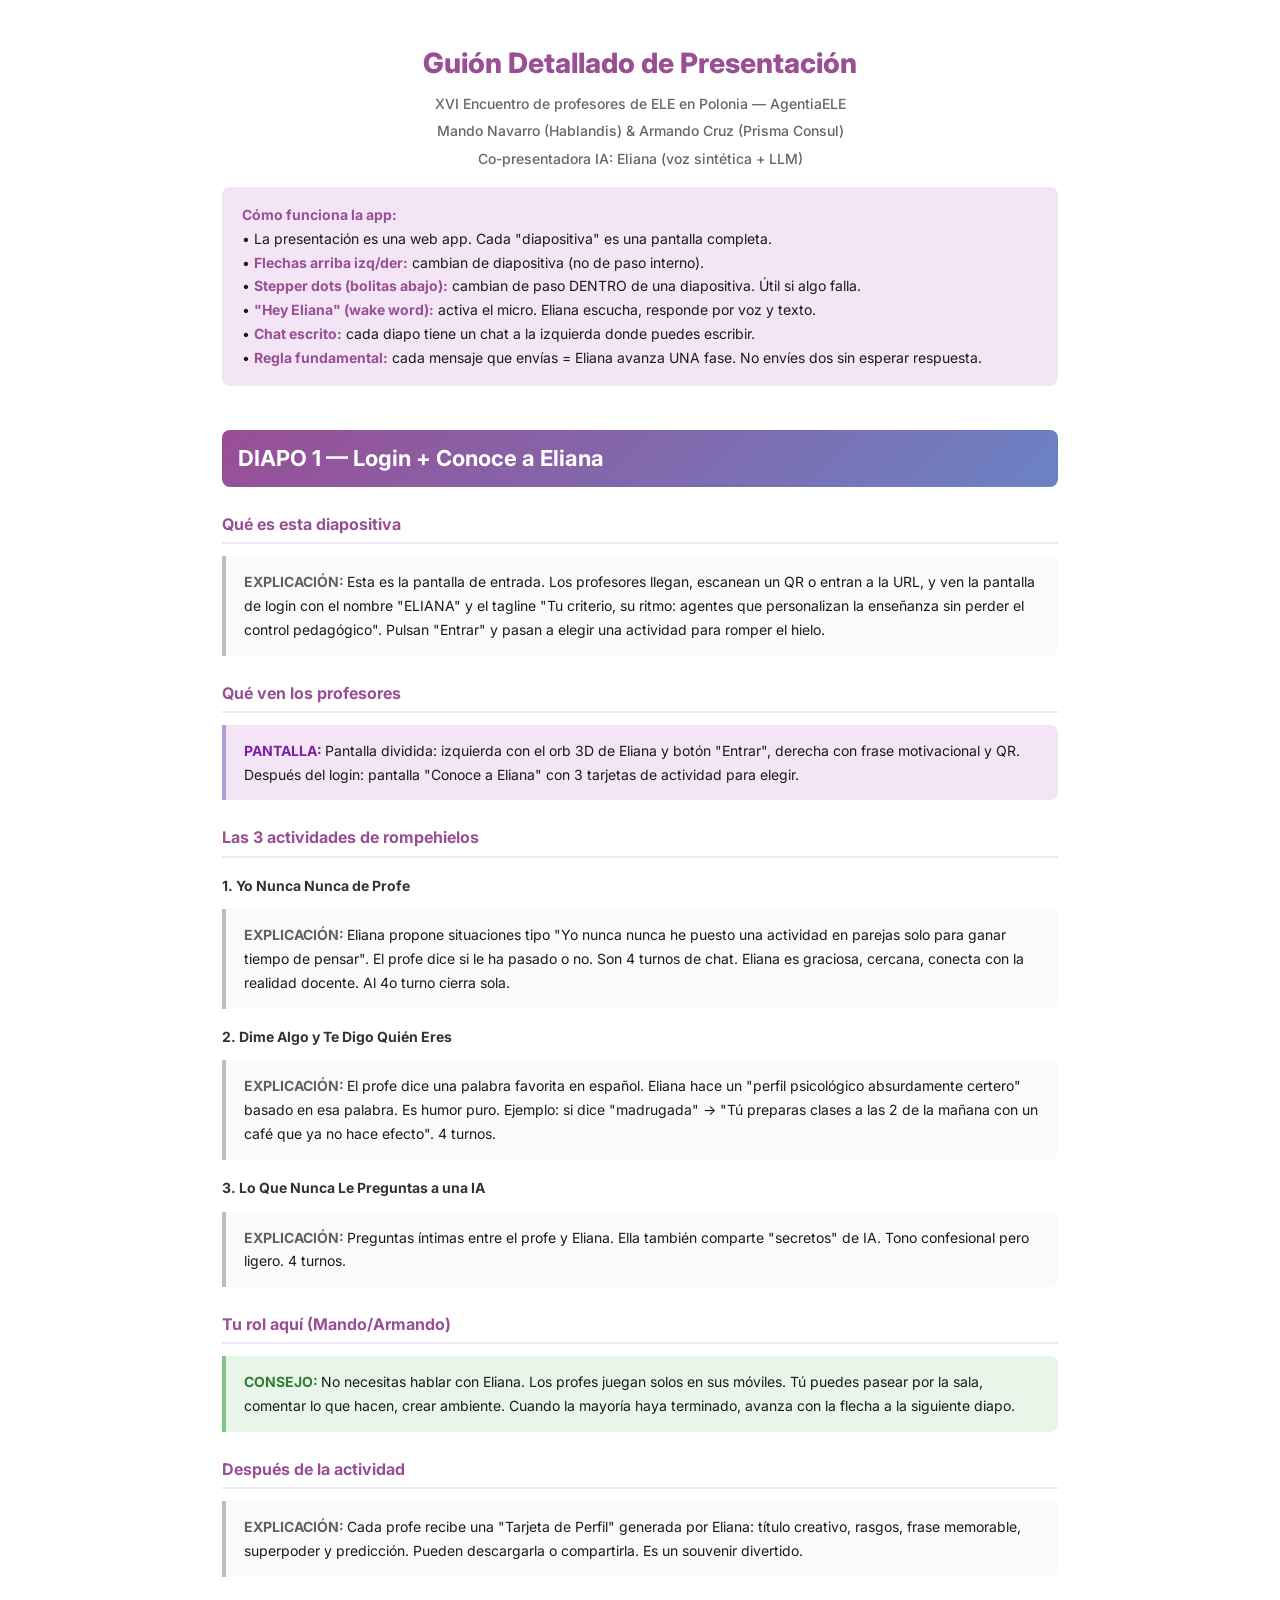
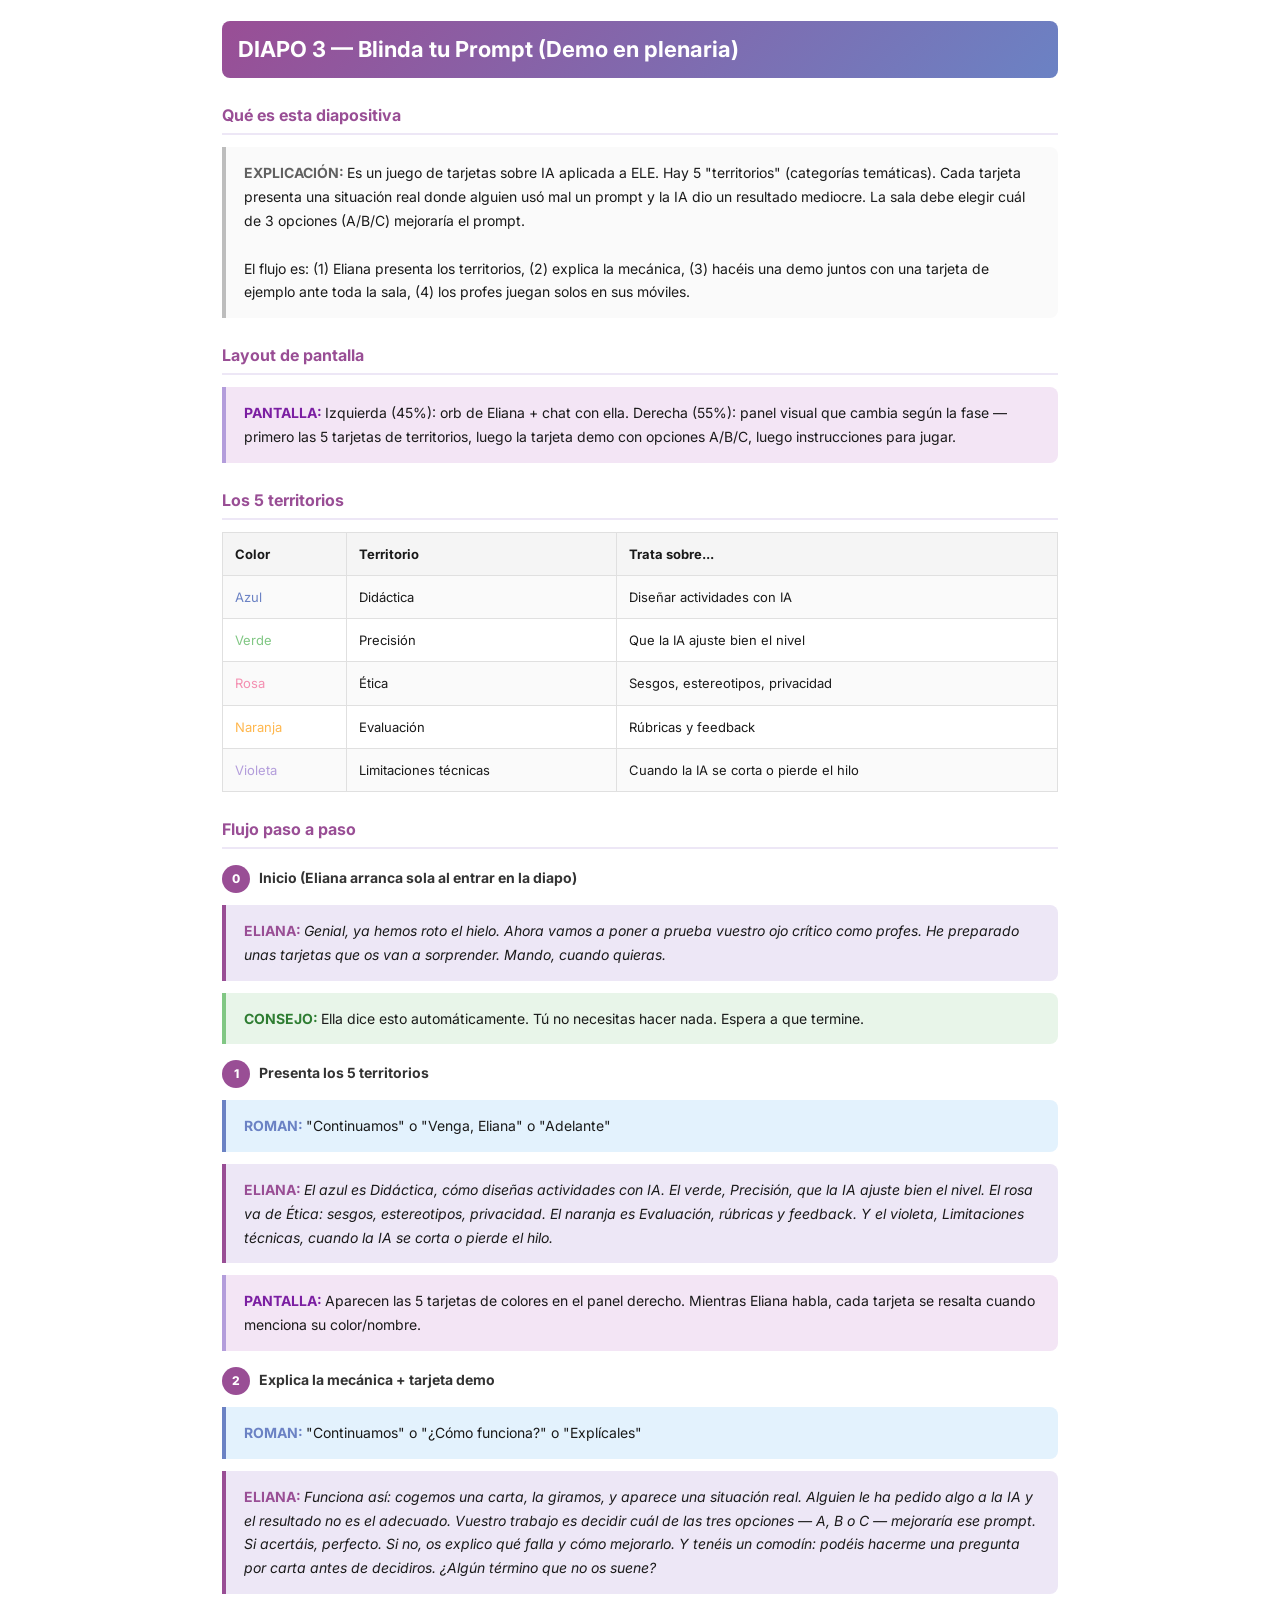
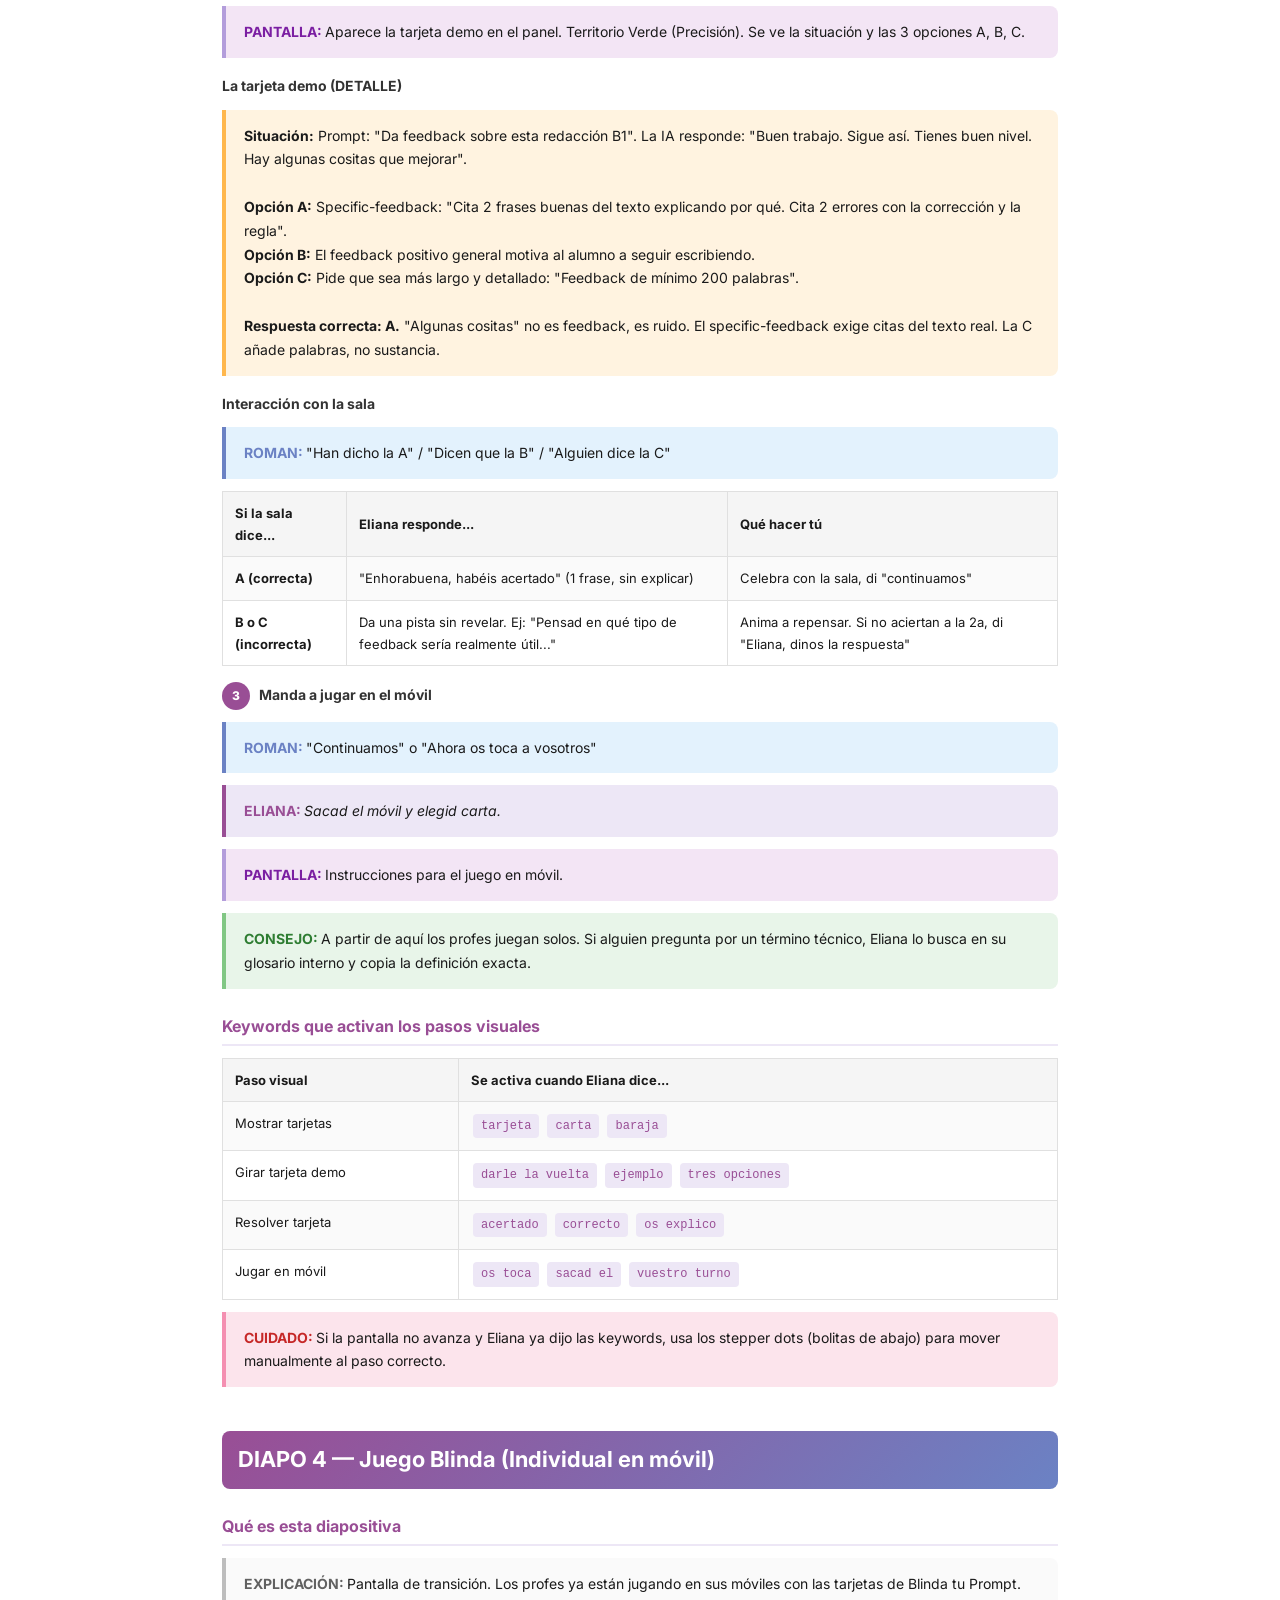
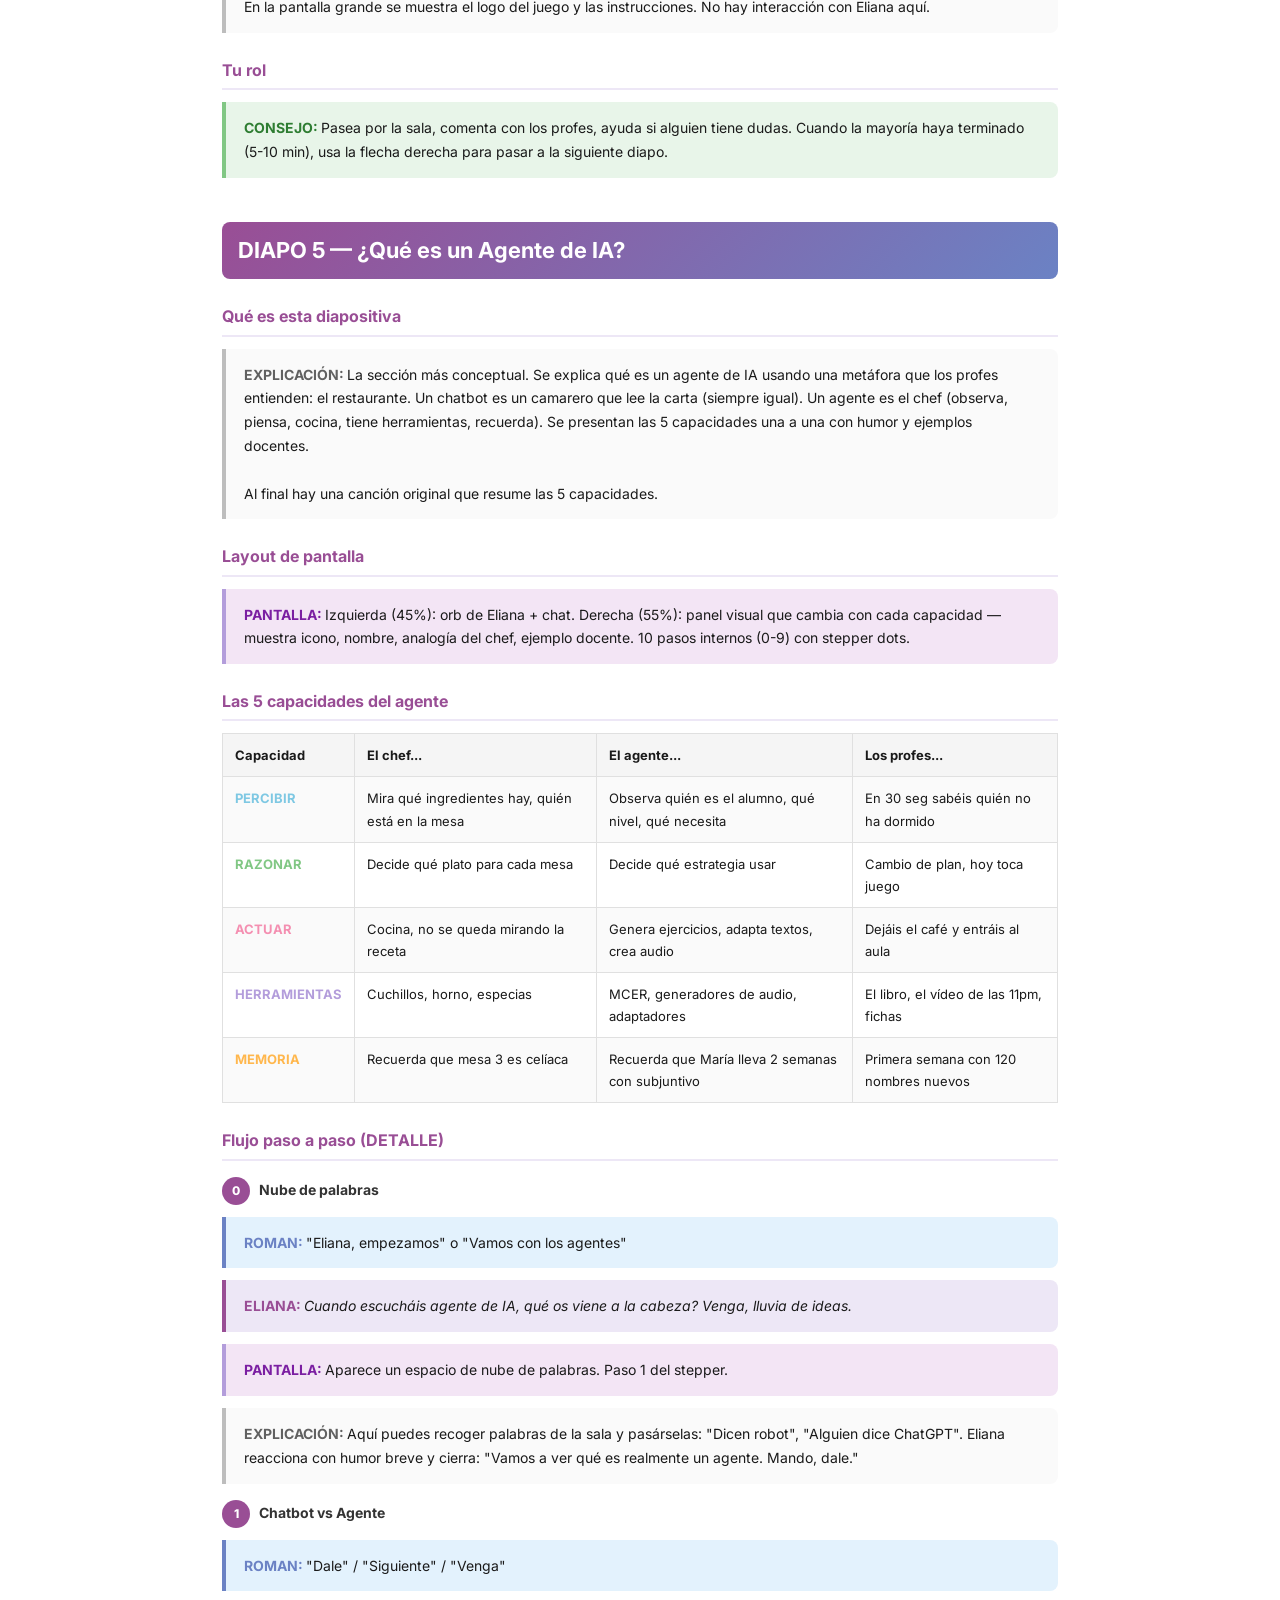
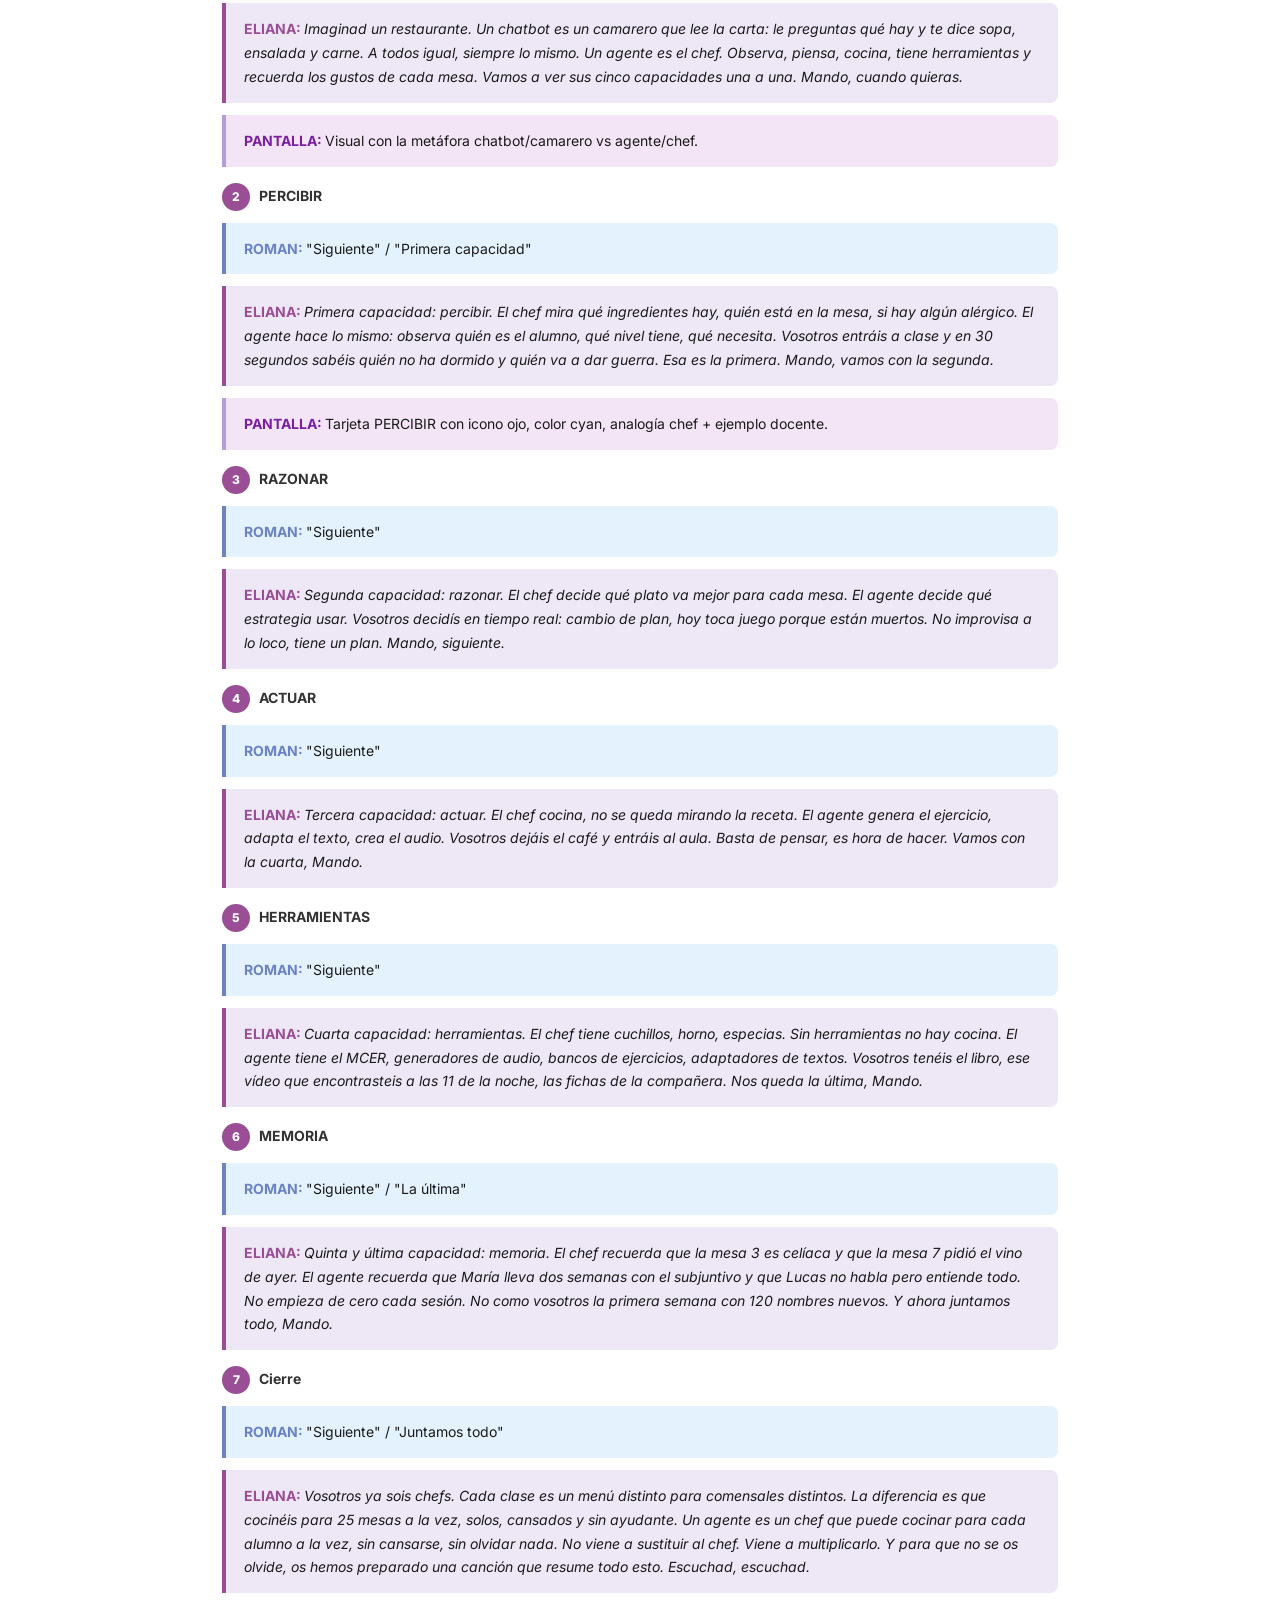
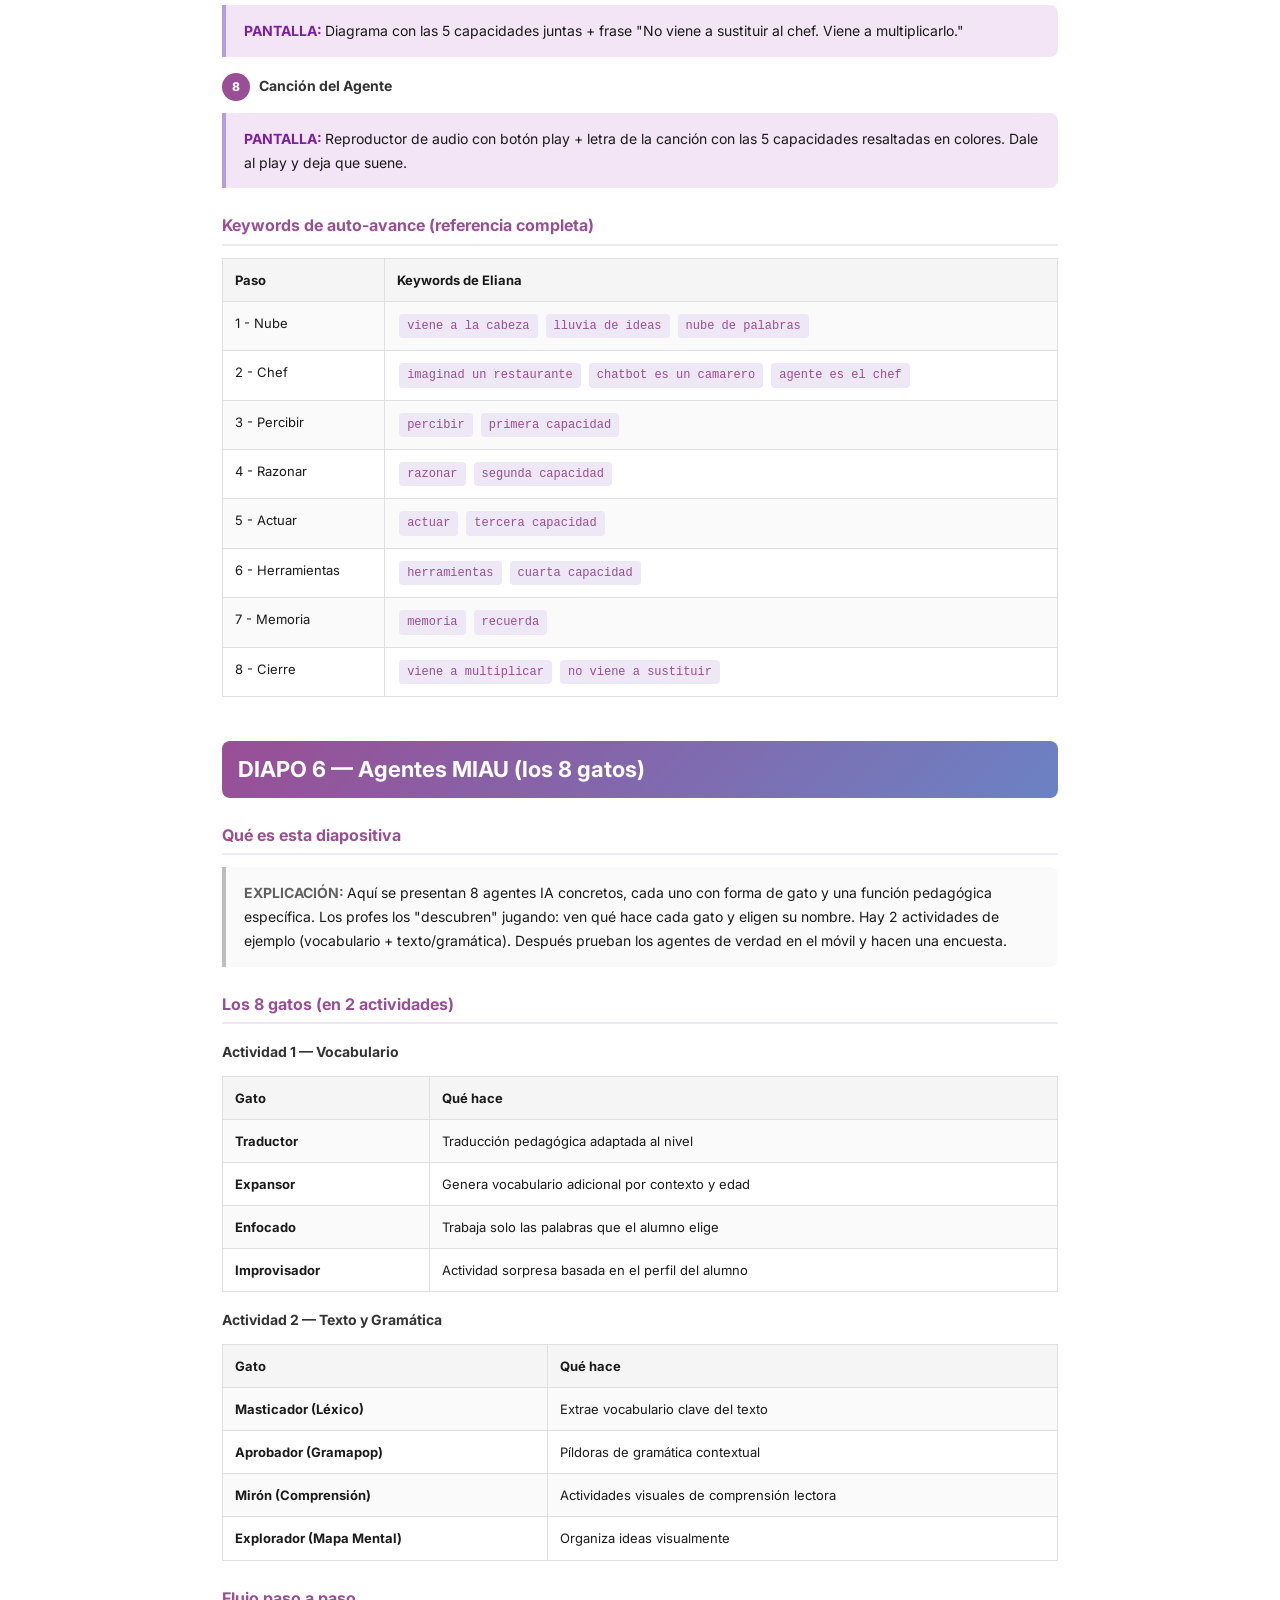
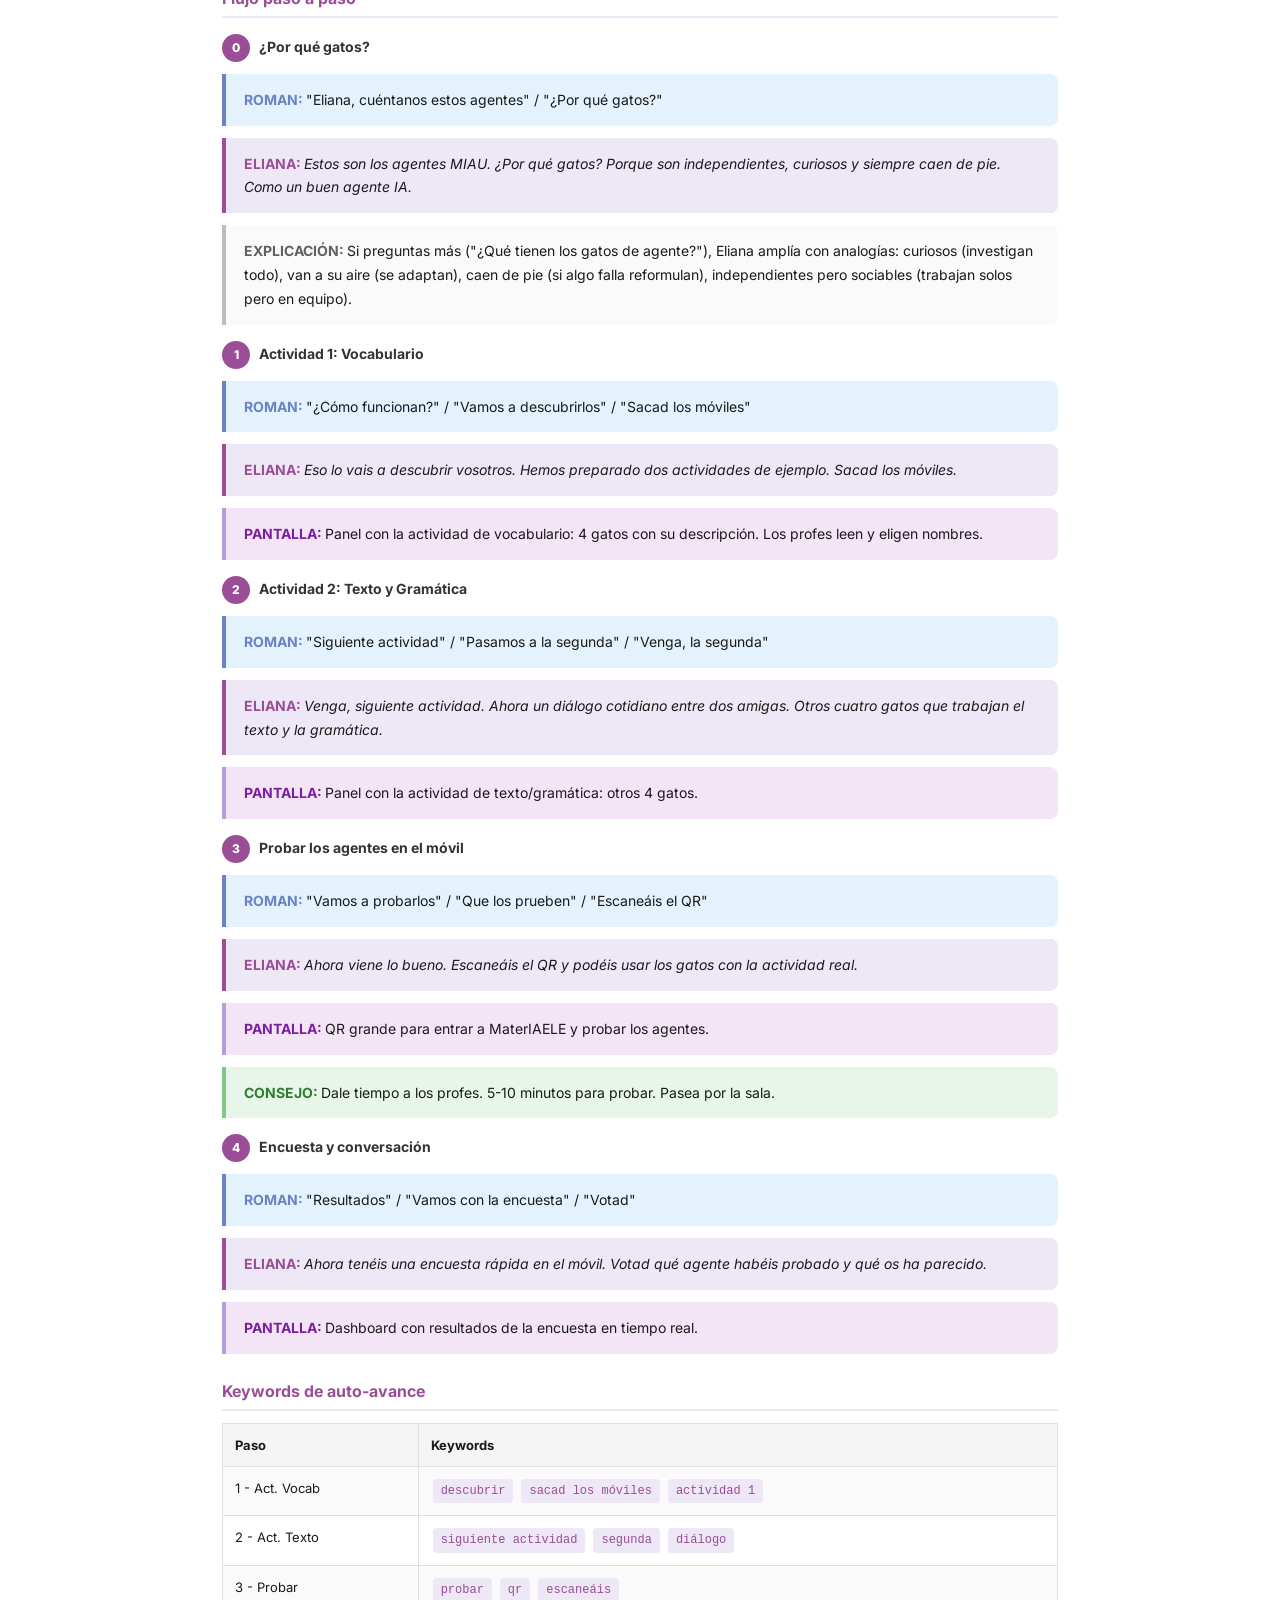
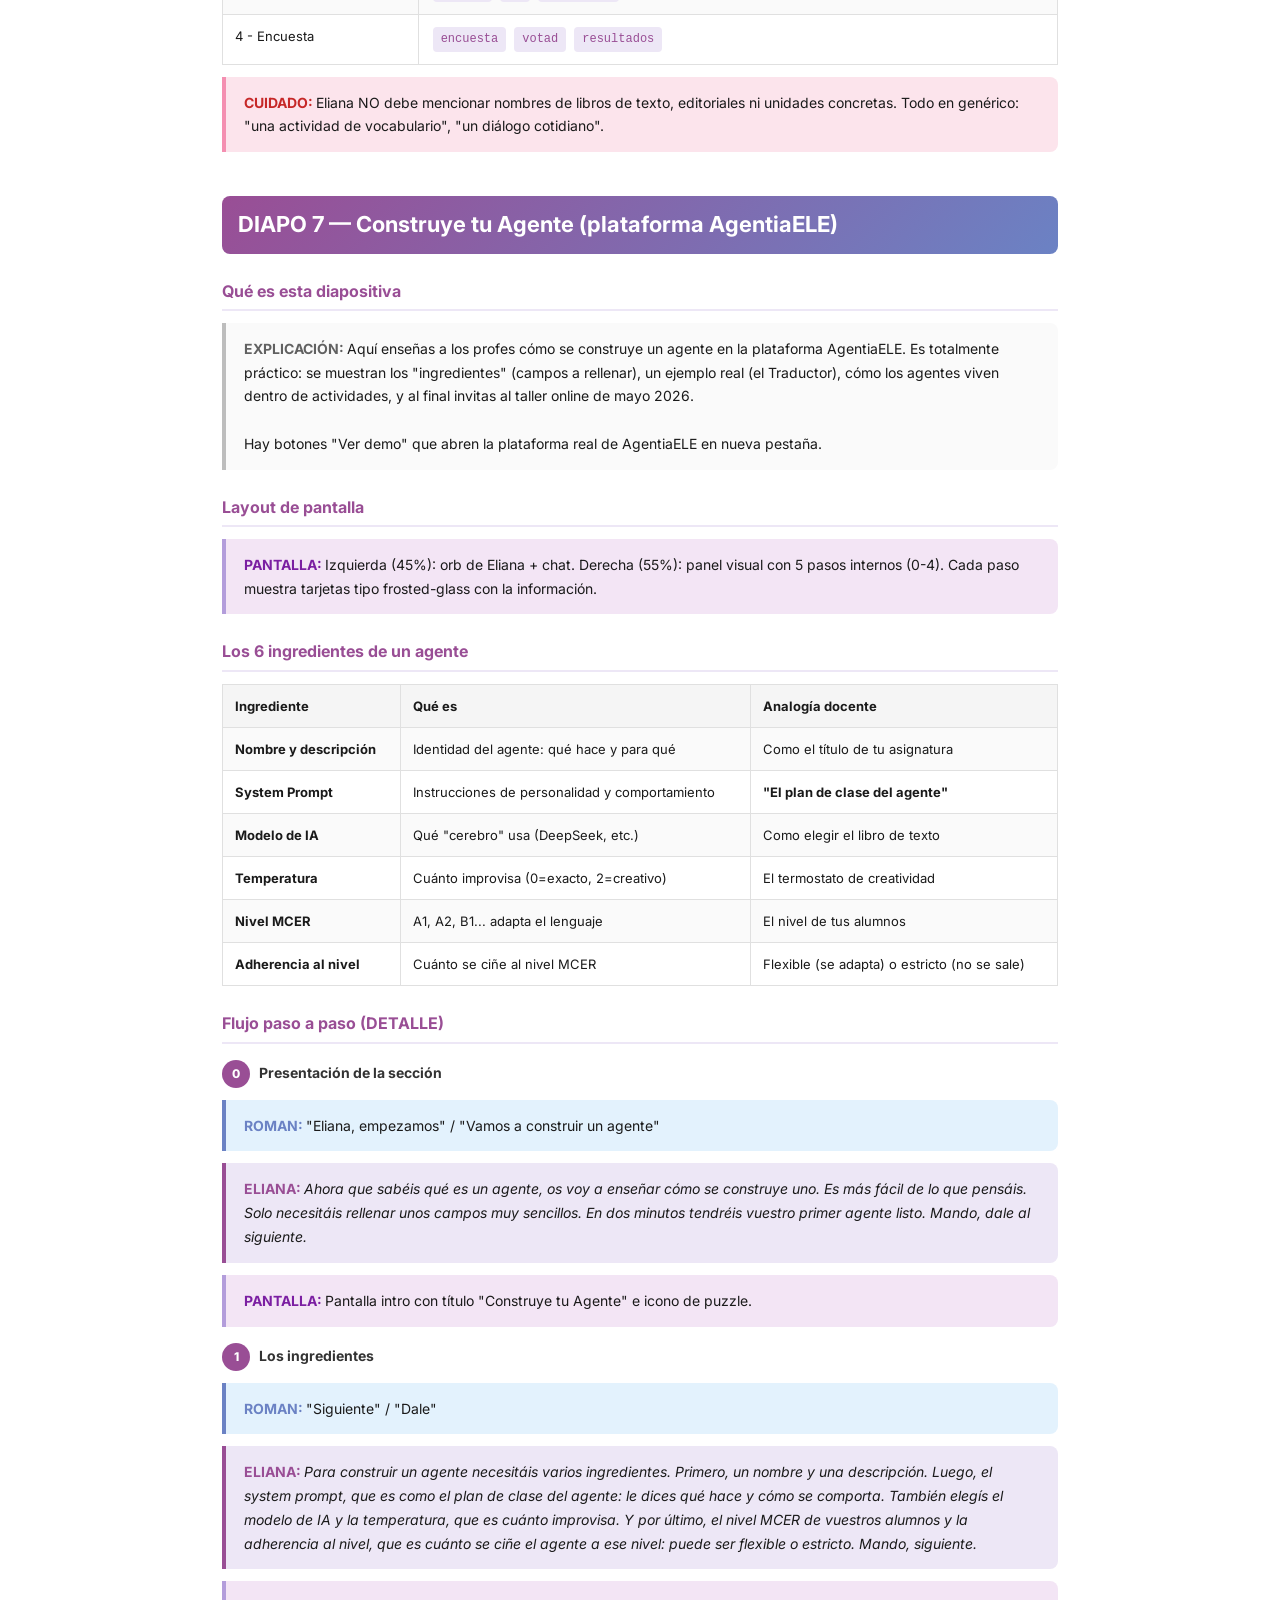
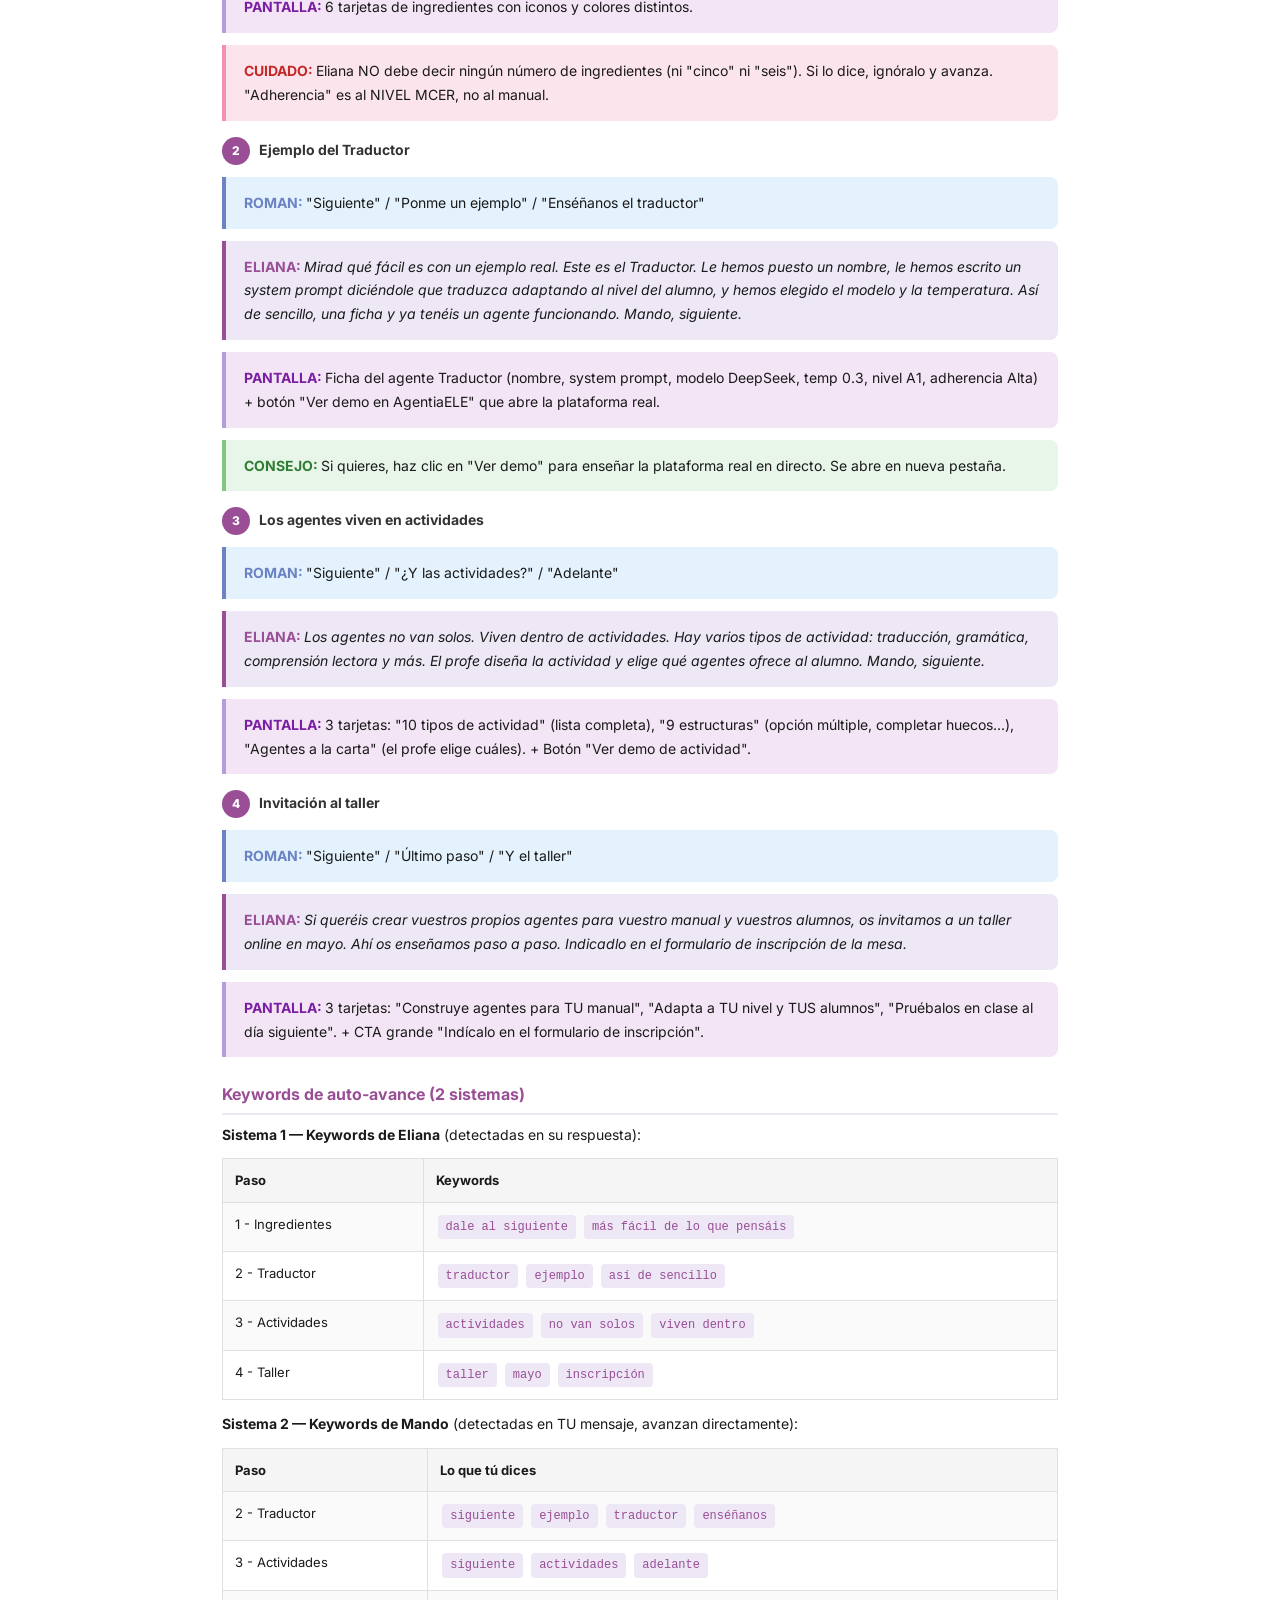
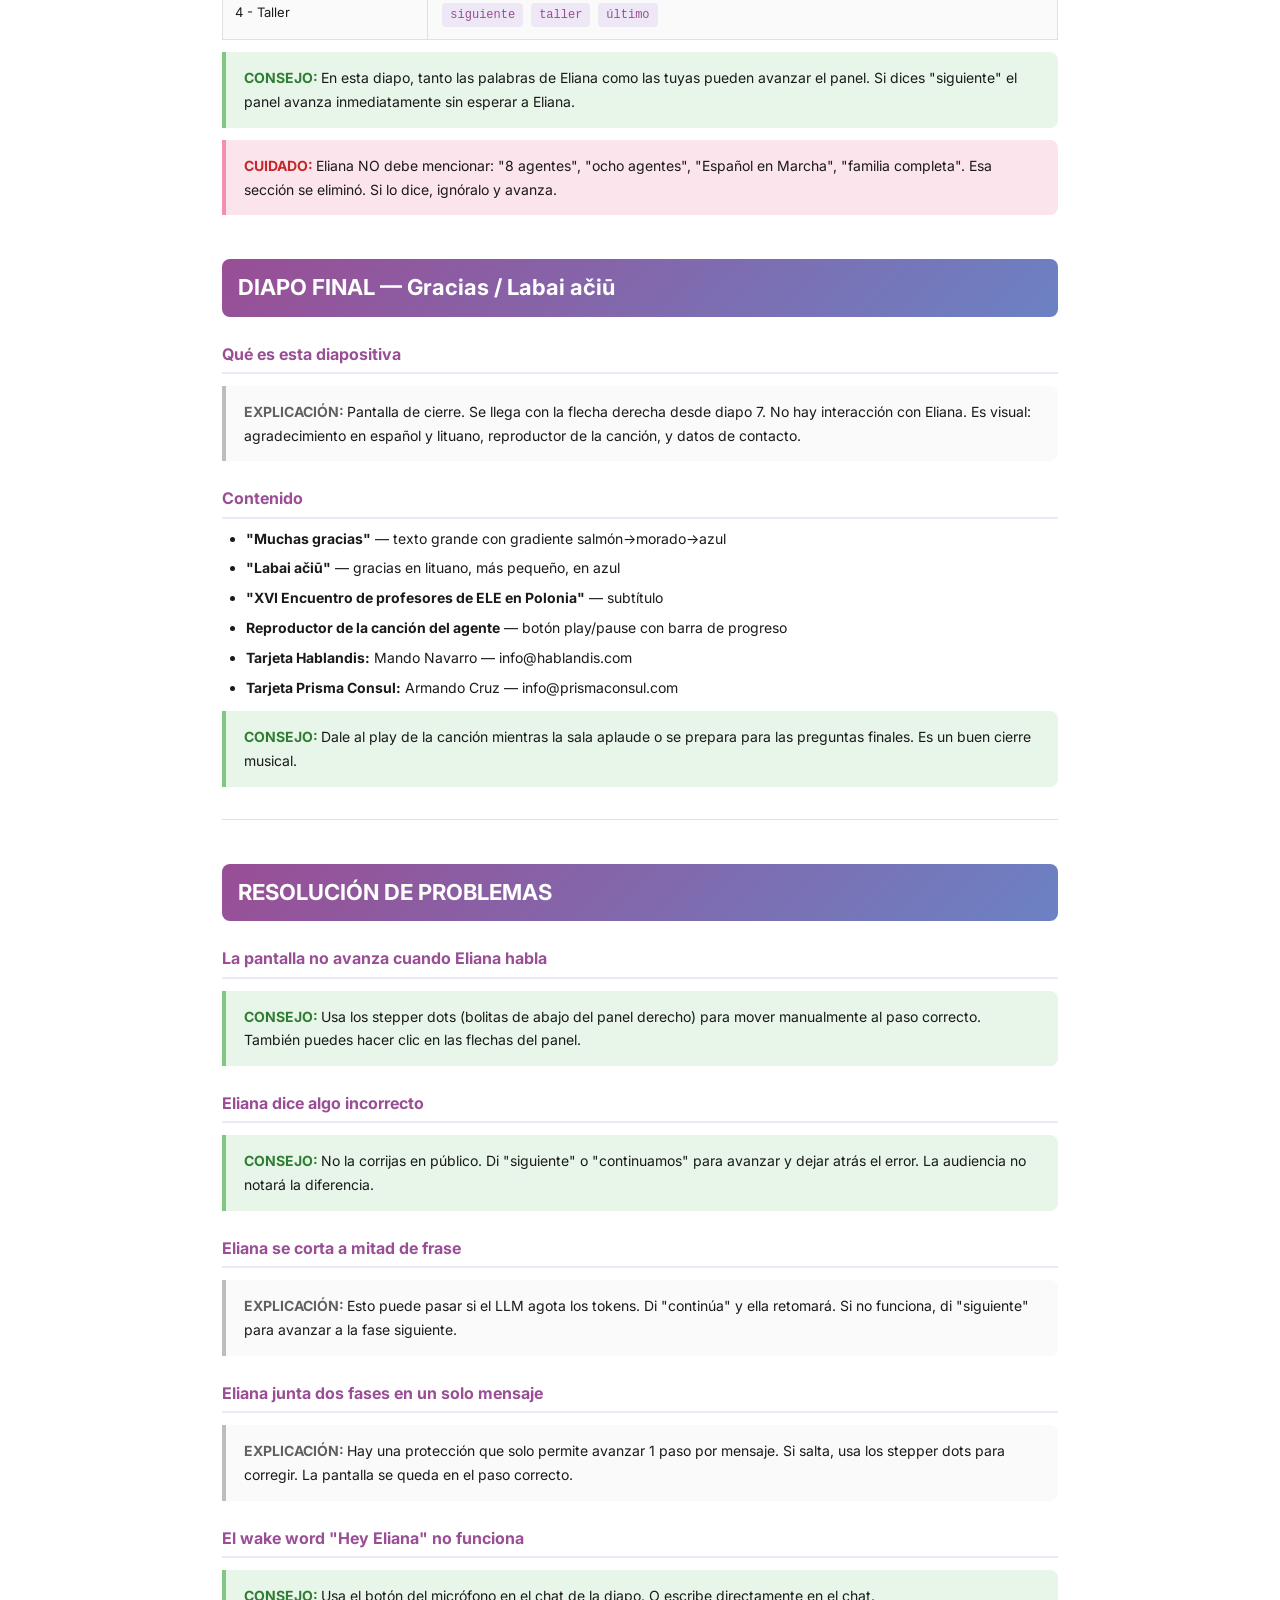
<file: GUION_PRESENTACION.html>
<!DOCTYPE html>
<html lang="es">
<head>
<meta charset="UTF-8">
<title>Guión Detallado — XVI Encuentro de profesores de ELE en Polonia</title>
<style>
  @import url('https://fonts.googleapis.com/css2?family=Inter:wght@400;500;600;700;800&display=swap');
  * { margin: 0; padding: 0; box-sizing: border-box; }
  body { font-family: 'Inter', sans-serif; color: #1a1a1a; line-height: 1.7; max-width: 900px; margin: 0 auto; padding: 40px 32px; background: #fff; }
  h1 { font-size: 28px; font-weight: 800; text-align: center; margin-bottom: 8px; color: #994E95; }
  h1 small { display: block; font-size: 14px; font-weight: 500; color: #666; margin-top: 4px; }
  h2 { font-size: 22px; font-weight: 700; margin: 44px 0 16px; padding: 10px 16px; background: linear-gradient(135deg, #994E95 0%, #6B82C4 100%); color: #fff; border-radius: 8px; page-break-before: always; }
  h2:first-of-type { page-break-before: avoid; }
  h3 { font-size: 16px; font-weight: 700; margin: 24px 0 8px; color: #994E95; border-bottom: 2px solid #EDE7F6; padding-bottom: 4px; }
  h4 { font-size: 14px; font-weight: 700; margin: 16px 0 6px; color: #333; }
  p, li { margin: 6px 0; font-size: 14px; }
  ul, ol { margin: 6px 0 6px 24px; }
  .box { padding: 14px 18px; border-radius: 0 8px 8px 0; margin: 12px 0; font-size: 14px; }
  .context { background: #FFF3E0; border-left: 4px solid #FFB74D; }
  .eliana { background: #EDE7F6; border-left: 4px solid #994E95; font-style: italic; }
  .eliana::before { content: "ELIANA: "; font-style: normal; font-weight: 700; color: #994E95; }
  .roman { background: #E3F2FD; border-left: 4px solid #6B82C4; }
  .roman::before { content: "ROMAN: "; font-weight: 700; color: #6B82C4; }
  .screen { background: #F3E5F5; border-left: 4px solid #B39DDB; }
  .screen::before { content: "PANTALLA: "; font-weight: 700; color: #7B1FA2; }
  .warn { background: #FCE4EC; border-left: 4px solid #F48FB1; }
  .warn::before { content: "CUIDADO: "; font-weight: 700; color: #c62828; }
  .tip { background: #E8F5E9; border-left: 4px solid #81C784; }
  .tip::before { content: "CONSEJO: "; font-weight: 700; color: #2E7D32; }
  .explain { background: #FAFAFA; border-left: 4px solid #BDBDBD; }
  .explain::before { content: "EXPLICACIÓN: "; font-weight: 700; color: #616161; }
  .kw { display: inline-block; background: #EDE7F6; color: #994E95; font-family: monospace; font-size: 12px; padding: 2px 8px; border-radius: 4px; margin: 2px; }
  .phase { display: inline-block; background: #994E95; color: #fff; font-weight: 800; font-size: 12px; width: 28px; height: 28px; line-height: 28px; text-align: center; border-radius: 50%; margin-right: 6px; }
  table { width: 100%; border-collapse: collapse; margin: 12px 0; font-size: 13px; }
  th { background: #F5F5F5; font-weight: 700; text-align: left; padding: 10px 12px; border: 1px solid #E0E0E0; }
  td { padding: 10px 12px; border: 1px solid #E0E0E0; vertical-align: top; }
  tr:nth-child(even) { background: #FAFAFA; }
  hr { border: none; border-top: 1px solid #E0E0E0; margin: 32px 0; }
  .nav-box { background: #F3E5F5; padding: 16px 20px; border-radius: 8px; margin: 16px 0; font-size: 14px; }
  .nav-box strong { color: #994E95; }
  @media print {
    body { padding: 20px; font-size: 12px; }
    h2 { font-size: 18px; }
    .box { break-inside: avoid; }
    table { font-size: 11px; }
  }
</style>
</head>
<body>

<h1>
  Guión Detallado de Presentación
  <small>XVI Encuentro de profesores de ELE en Polonia — AgentiaELE</small>
  <small>Mando Navarro (Hablandis) &amp; Armando Cruz (Prisma Consul)</small>
  <small>Co-presentadora IA: Eliana (voz sintética + LLM)</small>
</h1>

<div class="nav-box">
  <strong>Cómo funciona la app:</strong><br>
  • La presentación es una web app. Cada "diapositiva" es una pantalla completa.<br>
  • <strong>Flechas arriba izq/der:</strong> cambian de diapositiva (no de paso interno).<br>
  • <strong>Stepper dots (bolitas abajo):</strong> cambian de paso DENTRO de una diapositiva. Útil si algo falla.<br>
  • <strong>"Hey Eliana" (wake word):</strong> activa el micro. Eliana escucha, responde por voz y texto.<br>
  • <strong>Chat escrito:</strong> cada diapo tiene un chat a la izquierda donde puedes escribir.<br>
  • <strong>Regla fundamental:</strong> cada mensaje que envías = Eliana avanza UNA fase. No envíes dos sin esperar respuesta.
</div>

<!-- ============================================ -->
<h2>DIAPO 1 — Login + Conoce a Eliana</h2>
<!-- ============================================ -->

<h3>Qué es esta diapositiva</h3>
<div class="box explain">Esta es la pantalla de entrada. Los profesores llegan, escanean un QR o entran a la URL, y ven la pantalla de login con el nombre "ELIANA" y el tagline "Tu criterio, su ritmo: agentes que personalizan la enseñanza sin perder el control pedagógico". Pulsan "Entrar" y pasan a elegir una actividad para romper el hielo.</div>

<h3>Qué ven los profesores</h3>
<div class="box screen">Pantalla dividida: izquierda con el orb 3D de Eliana y botón "Entrar", derecha con frase motivacional y QR. Después del login: pantalla "Conoce a Eliana" con 3 tarjetas de actividad para elegir.</div>

<h3>Las 3 actividades de rompehielos</h3>

<h4>1. Yo Nunca Nunca de Profe</h4>
<div class="box explain">Eliana propone situaciones tipo "Yo nunca nunca he puesto una actividad en parejas solo para ganar tiempo de pensar". El profe dice si le ha pasado o no. Son 4 turnos de chat. Eliana es graciosa, cercana, conecta con la realidad docente. Al 4o turno cierra sola.</div>

<h4>2. Dime Algo y Te Digo Quién Eres</h4>
<div class="box explain">El profe dice una palabra favorita en español. Eliana hace un "perfil psicológico absurdamente certero" basado en esa palabra. Es humor puro. Ejemplo: si dice "madrugada" → "Tú preparas clases a las 2 de la mañana con un café que ya no hace efecto". 4 turnos.</div>

<h4>3. Lo Que Nunca Le Preguntas a una IA</h4>
<div class="box explain">Preguntas íntimas entre el profe y Eliana. Ella también comparte "secretos" de IA. Tono confesional pero ligero. 4 turnos.</div>

<h3>Tu rol aquí (Mando/Armando)</h3>
<div class="box tip">No necesitas hablar con Eliana. Los profes juegan solos en sus móviles. Tú puedes pasear por la sala, comentar lo que hacen, crear ambiente. Cuando la mayoría haya terminado, avanza con la flecha a la siguiente diapo.</div>

<h3>Después de la actividad</h3>
<div class="box explain">Cada profe recibe una "Tarjeta de Perfil" generada por Eliana: título creativo, rasgos, frase memorable, superpoder y predicción. Pueden descargarla o compartirla. Es un souvenir divertido.</div>

<!-- ============================================ -->
<h2>DIAPO 3 — Blinda tu Prompt (Demo en plenaria)</h2>
<!-- ============================================ -->

<h3>Qué es esta diapositiva</h3>
<div class="box explain">Es un juego de tarjetas sobre IA aplicada a ELE. Hay 5 "territorios" (categorías temáticas). Cada tarjeta presenta una situación real donde alguien usó mal un prompt y la IA dio un resultado mediocre. La sala debe elegir cuál de 3 opciones (A/B/C) mejoraría el prompt.<br><br>
El flujo es: (1) Eliana presenta los territorios, (2) explica la mecánica, (3) hacéis una demo juntos con una tarjeta de ejemplo ante toda la sala, (4) los profes juegan solos en sus móviles.</div>

<h3>Layout de pantalla</h3>
<div class="box screen">Izquierda (45%): orb de Eliana + chat con ella. Derecha (55%): panel visual que cambia según la fase — primero las 5 tarjetas de territorios, luego la tarjeta demo con opciones A/B/C, luego instrucciones para jugar.</div>

<h3>Los 5 territorios</h3>
<table>
  <tr><th>Color</th><th>Territorio</th><th>Trata sobre...</th></tr>
  <tr><td style="color:#6B82C4">Azul</td><td>Didáctica</td><td>Diseñar actividades con IA</td></tr>
  <tr><td style="color:#81C784">Verde</td><td>Precisión</td><td>Que la IA ajuste bien el nivel</td></tr>
  <tr><td style="color:#F48FB1">Rosa</td><td>Ética</td><td>Sesgos, estereotipos, privacidad</td></tr>
  <tr><td style="color:#FFB74D">Naranja</td><td>Evaluación</td><td>Rúbricas y feedback</td></tr>
  <tr><td style="color:#B39DDB">Violeta</td><td>Limitaciones técnicas</td><td>Cuando la IA se corta o pierde el hilo</td></tr>
</table>

<h3>Flujo paso a paso</h3>

<h4><span class="phase">0</span> Inicio (Eliana arranca sola al entrar en la diapo)</h4>
<div class="box eliana">Genial, ya hemos roto el hielo. Ahora vamos a poner a prueba vuestro ojo crítico como profes. He preparado unas tarjetas que os van a sorprender. Mando, cuando quieras.</div>
<div class="box tip">Ella dice esto automáticamente. Tú no necesitas hacer nada. Espera a que termine.</div>

<h4><span class="phase">1</span> Presenta los 5 territorios</h4>
<div class="box roman">"Continuamos" o "Venga, Eliana" o "Adelante"</div>
<div class="box eliana">El azul es Didáctica, cómo diseñas actividades con IA. El verde, Precisión, que la IA ajuste bien el nivel. El rosa va de Ética: sesgos, estereotipos, privacidad. El naranja es Evaluación, rúbricas y feedback. Y el violeta, Limitaciones técnicas, cuando la IA se corta o pierde el hilo.</div>
<div class="box screen">Aparecen las 5 tarjetas de colores en el panel derecho. Mientras Eliana habla, cada tarjeta se resalta cuando menciona su color/nombre.</div>

<h4><span class="phase">2</span> Explica la mecánica + tarjeta demo</h4>
<div class="box roman">"Continuamos" o "¿Cómo funciona?" o "Explícales"</div>
<div class="box eliana">Funciona así: cogemos una carta, la giramos, y aparece una situación real. Alguien le ha pedido algo a la IA y el resultado no es el adecuado. Vuestro trabajo es decidir cuál de las tres opciones — A, B o C — mejoraría ese prompt. Si acertáis, perfecto. Si no, os explico qué falla y cómo mejorarlo. Y tenéis un comodín: podéis hacerme una pregunta por carta antes de decidiros. ¿Algún término que no os suene?</div>
<div class="box screen">Aparece la tarjeta demo en el panel. Territorio Verde (Precisión). Se ve la situación y las 3 opciones A, B, C.</div>

<h4>La tarjeta demo (DETALLE)</h4>
<div class="box context">
  <strong>Situación:</strong> Prompt: "Da feedback sobre esta redacción B1". La IA responde: "Buen trabajo. Sigue así. Tienes buen nivel. Hay algunas cositas que mejorar".<br><br>
  <strong>Opción A:</strong> Specific-feedback: "Cita 2 frases buenas del texto explicando por qué. Cita 2 errores con la corrección y la regla".<br>
  <strong>Opción B:</strong> El feedback positivo general motiva al alumno a seguir escribiendo.<br>
  <strong>Opción C:</strong> Pide que sea más largo y detallado: "Feedback de mínimo 200 palabras".<br><br>
  <strong>Respuesta correcta: A.</strong> "Algunas cositas" no es feedback, es ruido. El specific-feedback exige citas del texto real. La C añade palabras, no sustancia.
</div>

<h4>Interacción con la sala</h4>
<div class="box roman">"Han dicho la A" / "Dicen que la B" / "Alguien dice la C"</div>
<table>
  <tr><th>Si la sala dice...</th><th>Eliana responde...</th><th>Qué hacer tú</th></tr>
  <tr><td><strong>A (correcta)</strong></td><td>"Enhorabuena, habéis acertado" (1 frase, sin explicar)</td><td>Celebra con la sala, di "continuamos"</td></tr>
  <tr><td><strong>B o C (incorrecta)</strong></td><td>Da una pista sin revelar. Ej: "Pensad en qué tipo de feedback sería realmente útil..."</td><td>Anima a repensar. Si no aciertan a la 2a, di "Eliana, dinos la respuesta"</td></tr>
</table>

<h4><span class="phase">3</span> Manda a jugar en el móvil</h4>
<div class="box roman">"Continuamos" o "Ahora os toca a vosotros"</div>
<div class="box eliana">Sacad el móvil y elegid carta.</div>
<div class="box screen">Instrucciones para el juego en móvil.</div>
<div class="box tip">A partir de aquí los profes juegan solos. Si alguien pregunta por un término técnico, Eliana lo busca en su glosario interno y copia la definición exacta.</div>

<h3>Keywords que activan los pasos visuales</h3>
<table>
  <tr><th>Paso visual</th><th>Se activa cuando Eliana dice...</th></tr>
  <tr><td>Mostrar tarjetas</td><td><span class="kw">tarjeta</span> <span class="kw">carta</span> <span class="kw">baraja</span></td></tr>
  <tr><td>Girar tarjeta demo</td><td><span class="kw">darle la vuelta</span> <span class="kw">ejemplo</span> <span class="kw">tres opciones</span></td></tr>
  <tr><td>Resolver tarjeta</td><td><span class="kw">acertado</span> <span class="kw">correcto</span> <span class="kw">os explico</span></td></tr>
  <tr><td>Jugar en móvil</td><td><span class="kw">os toca</span> <span class="kw">sacad el</span> <span class="kw">vuestro turno</span></td></tr>
</table>

<div class="box warn">Si la pantalla no avanza y Eliana ya dijo las keywords, usa los stepper dots (bolitas de abajo) para mover manualmente al paso correcto.</div>

<!-- ============================================ -->
<h2>DIAPO 4 — Juego Blinda (Individual en móvil)</h2>
<!-- ============================================ -->

<h3>Qué es esta diapositiva</h3>
<div class="box explain">Pantalla de transición. Los profes ya están jugando en sus móviles con las tarjetas de Blinda tu Prompt. En la pantalla grande se muestra el logo del juego y las instrucciones. No hay interacción con Eliana aquí.</div>

<h3>Tu rol</h3>
<div class="box tip">Pasea por la sala, comenta con los profes, ayuda si alguien tiene dudas. Cuando la mayoría haya terminado (5-10 min), usa la flecha derecha para pasar a la siguiente diapo.</div>

<!-- ============================================ -->
<h2>DIAPO 5 — ¿Qué es un Agente de IA?</h2>
<!-- ============================================ -->

<h3>Qué es esta diapositiva</h3>
<div class="box explain">La sección más conceptual. Se explica qué es un agente de IA usando una metáfora que los profes entienden: el restaurante. Un chatbot es un camarero que lee la carta (siempre igual). Un agente es el chef (observa, piensa, cocina, tiene herramientas, recuerda). Se presentan las 5 capacidades una a una con humor y ejemplos docentes.<br><br>
Al final hay una canción original que resume las 5 capacidades.</div>

<h3>Layout de pantalla</h3>
<div class="box screen">Izquierda (45%): orb de Eliana + chat. Derecha (55%): panel visual que cambia con cada capacidad — muestra icono, nombre, analogía del chef, ejemplo docente. 10 pasos internos (0-9) con stepper dots.</div>

<h3>Las 5 capacidades del agente</h3>
<table>
  <tr><th>Capacidad</th><th>El chef...</th><th>El agente...</th><th>Los profes...</th></tr>
  <tr><td style="color:#7EC8E3"><strong>PERCIBIR</strong></td><td>Mira qué ingredientes hay, quién está en la mesa</td><td>Observa quién es el alumno, qué nivel, qué necesita</td><td>En 30 seg sabéis quién no ha dormido</td></tr>
  <tr><td style="color:#81C784"><strong>RAZONAR</strong></td><td>Decide qué plato para cada mesa</td><td>Decide qué estrategia usar</td><td>Cambio de plan, hoy toca juego</td></tr>
  <tr><td style="color:#F48FB1"><strong>ACTUAR</strong></td><td>Cocina, no se queda mirando la receta</td><td>Genera ejercicios, adapta textos, crea audio</td><td>Dejáis el café y entráis al aula</td></tr>
  <tr><td style="color:#B39DDB"><strong>HERRAMIENTAS</strong></td><td>Cuchillos, horno, especias</td><td>MCER, generadores de audio, adaptadores</td><td>El libro, el vídeo de las 11pm, fichas</td></tr>
  <tr><td style="color:#FFB74D"><strong>MEMORIA</strong></td><td>Recuerda que mesa 3 es celíaca</td><td>Recuerda que María lleva 2 semanas con subjuntivo</td><td>Primera semana con 120 nombres nuevos</td></tr>
</table>

<h3>Flujo paso a paso (DETALLE)</h3>

<h4><span class="phase">0</span> Nube de palabras</h4>
<div class="box roman">"Eliana, empezamos" o "Vamos con los agentes"</div>
<div class="box eliana">Cuando escucháis agente de IA, qué os viene a la cabeza? Venga, lluvia de ideas.</div>
<div class="box screen">Aparece un espacio de nube de palabras. Paso 1 del stepper.</div>
<div class="box explain">Aquí puedes recoger palabras de la sala y pasárselas: "Dicen robot", "Alguien dice ChatGPT". Eliana reacciona con humor breve y cierra: "Vamos a ver qué es realmente un agente. Mando, dale."</div>

<h4><span class="phase">1</span> Chatbot vs Agente</h4>
<div class="box roman">"Dale" / "Siguiente" / "Venga"</div>
<div class="box eliana">Imaginad un restaurante. Un chatbot es un camarero que lee la carta: le preguntas qué hay y te dice sopa, ensalada y carne. A todos igual, siempre lo mismo. Un agente es el chef. Observa, piensa, cocina, tiene herramientas y recuerda los gustos de cada mesa. Vamos a ver sus cinco capacidades una a una. Mando, cuando quieras.</div>
<div class="box screen">Visual con la metáfora chatbot/camarero vs agente/chef.</div>

<h4><span class="phase">2</span> PERCIBIR</h4>
<div class="box roman">"Siguiente" / "Primera capacidad"</div>
<div class="box eliana">Primera capacidad: percibir. El chef mira qué ingredientes hay, quién está en la mesa, si hay algún alérgico. El agente hace lo mismo: observa quién es el alumno, qué nivel tiene, qué necesita. Vosotros entráis a clase y en 30 segundos sabéis quién no ha dormido y quién va a dar guerra. Esa es la primera. Mando, vamos con la segunda.</div>
<div class="box screen">Tarjeta PERCIBIR con icono ojo, color cyan, analogía chef + ejemplo docente.</div>

<h4><span class="phase">3</span> RAZONAR</h4>
<div class="box roman">"Siguiente"</div>
<div class="box eliana">Segunda capacidad: razonar. El chef decide qué plato va mejor para cada mesa. El agente decide qué estrategia usar. Vosotros decidís en tiempo real: cambio de plan, hoy toca juego porque están muertos. No improvisa a lo loco, tiene un plan. Mando, siguiente.</div>

<h4><span class="phase">4</span> ACTUAR</h4>
<div class="box roman">"Siguiente"</div>
<div class="box eliana">Tercera capacidad: actuar. El chef cocina, no se queda mirando la receta. El agente genera el ejercicio, adapta el texto, crea el audio. Vosotros dejáis el café y entráis al aula. Basta de pensar, es hora de hacer. Vamos con la cuarta, Mando.</div>

<h4><span class="phase">5</span> HERRAMIENTAS</h4>
<div class="box roman">"Siguiente"</div>
<div class="box eliana">Cuarta capacidad: herramientas. El chef tiene cuchillos, horno, especias. Sin herramientas no hay cocina. El agente tiene el MCER, generadores de audio, bancos de ejercicios, adaptadores de textos. Vosotros tenéis el libro, ese vídeo que encontrasteis a las 11 de la noche, las fichas de la compañera. Nos queda la última, Mando.</div>

<h4><span class="phase">6</span> MEMORIA</h4>
<div class="box roman">"Siguiente" / "La última"</div>
<div class="box eliana">Quinta y última capacidad: memoria. El chef recuerda que la mesa 3 es celíaca y que la mesa 7 pidió el vino de ayer. El agente recuerda que María lleva dos semanas con el subjuntivo y que Lucas no habla pero entiende todo. No empieza de cero cada sesión. No como vosotros la primera semana con 120 nombres nuevos. Y ahora juntamos todo, Mando.</div>

<h4><span class="phase">7</span> Cierre</h4>
<div class="box roman">"Siguiente" / "Juntamos todo"</div>
<div class="box eliana">Vosotros ya sois chefs. Cada clase es un menú distinto para comensales distintos. La diferencia es que cocinéis para 25 mesas a la vez, solos, cansados y sin ayudante. Un agente es un chef que puede cocinar para cada alumno a la vez, sin cansarse, sin olvidar nada. No viene a sustituir al chef. Viene a multiplicarlo. Y para que no se os olvide, os hemos preparado una canción que resume todo esto. Escuchad, escuchad.</div>
<div class="box screen">Diagrama con las 5 capacidades juntas + frase "No viene a sustituir al chef. Viene a multiplicarlo."</div>

<h4><span class="phase">8</span> Canción del Agente</h4>
<div class="box screen">Reproductor de audio con botón play + letra de la canción con las 5 capacidades resaltadas en colores. Dale al play y deja que suene.</div>

<h3>Keywords de auto-avance (referencia completa)</h3>
<table>
  <tr><th>Paso</th><th>Keywords de Eliana</th></tr>
  <tr><td>1 - Nube</td><td><span class="kw">viene a la cabeza</span> <span class="kw">lluvia de ideas</span> <span class="kw">nube de palabras</span></td></tr>
  <tr><td>2 - Chef</td><td><span class="kw">imaginad un restaurante</span> <span class="kw">chatbot es un camarero</span> <span class="kw">agente es el chef</span></td></tr>
  <tr><td>3 - Percibir</td><td><span class="kw">percibir</span> <span class="kw">primera capacidad</span></td></tr>
  <tr><td>4 - Razonar</td><td><span class="kw">razonar</span> <span class="kw">segunda capacidad</span></td></tr>
  <tr><td>5 - Actuar</td><td><span class="kw">actuar</span> <span class="kw">tercera capacidad</span></td></tr>
  <tr><td>6 - Herramientas</td><td><span class="kw">herramientas</span> <span class="kw">cuarta capacidad</span></td></tr>
  <tr><td>7 - Memoria</td><td><span class="kw">memoria</span> <span class="kw">recuerda</span></td></tr>
  <tr><td>8 - Cierre</td><td><span class="kw">viene a multiplicar</span> <span class="kw">no viene a sustituir</span></td></tr>
</table>

<!-- ============================================ -->
<h2>DIAPO 6 — Agentes MIAU (los 8 gatos)</h2>
<!-- ============================================ -->

<h3>Qué es esta diapositiva</h3>
<div class="box explain">Aquí se presentan 8 agentes IA concretos, cada uno con forma de gato y una función pedagógica específica. Los profes los "descubren" jugando: ven qué hace cada gato y eligen su nombre. Hay 2 actividades de ejemplo (vocabulario + texto/gramática). Después prueban los agentes de verdad en el móvil y hacen una encuesta.</div>

<h3>Los 8 gatos (en 2 actividades)</h3>

<h4>Actividad 1 — Vocabulario</h4>
<table>
  <tr><th>Gato</th><th>Qué hace</th></tr>
  <tr><td><strong>Traductor</strong></td><td>Traducción pedagógica adaptada al nivel</td></tr>
  <tr><td><strong>Expansor</strong></td><td>Genera vocabulario adicional por contexto y edad</td></tr>
  <tr><td><strong>Enfocado</strong></td><td>Trabaja solo las palabras que el alumno elige</td></tr>
  <tr><td><strong>Improvisador</strong></td><td>Actividad sorpresa basada en el perfil del alumno</td></tr>
</table>

<h4>Actividad 2 — Texto y Gramática</h4>
<table>
  <tr><th>Gato</th><th>Qué hace</th></tr>
  <tr><td><strong>Masticador (Léxico)</strong></td><td>Extrae vocabulario clave del texto</td></tr>
  <tr><td><strong>Aprobador (Gramapop)</strong></td><td>Píldoras de gramática contextual</td></tr>
  <tr><td><strong>Mirón (Comprensión)</strong></td><td>Actividades visuales de comprensión lectora</td></tr>
  <tr><td><strong>Explorador (Mapa Mental)</strong></td><td>Organiza ideas visualmente</td></tr>
</table>

<h3>Flujo paso a paso</h3>

<h4><span class="phase">0</span> ¿Por qué gatos?</h4>
<div class="box roman">"Eliana, cuéntanos estos agentes" / "¿Por qué gatos?"</div>
<div class="box eliana">Estos son los agentes MIAU. ¿Por qué gatos? Porque son independientes, curiosos y siempre caen de pie. Como un buen agente IA.</div>
<div class="box explain">Si preguntas más ("¿Qué tienen los gatos de agente?"), Eliana amplía con analogías: curiosos (investigan todo), van a su aire (se adaptan), caen de pie (si algo falla reformulan), independientes pero sociables (trabajan solos pero en equipo).</div>

<h4><span class="phase">1</span> Actividad 1: Vocabulario</h4>
<div class="box roman">"¿Cómo funcionan?" / "Vamos a descubrirlos" / "Sacad los móviles"</div>
<div class="box eliana">Eso lo vais a descubrir vosotros. Hemos preparado dos actividades de ejemplo. Sacad los móviles.</div>
<div class="box screen">Panel con la actividad de vocabulario: 4 gatos con su descripción. Los profes leen y eligen nombres.</div>

<h4><span class="phase">2</span> Actividad 2: Texto y Gramática</h4>
<div class="box roman">"Siguiente actividad" / "Pasamos a la segunda" / "Venga, la segunda"</div>
<div class="box eliana">Venga, siguiente actividad. Ahora un diálogo cotidiano entre dos amigas. Otros cuatro gatos que trabajan el texto y la gramática.</div>
<div class="box screen">Panel con la actividad de texto/gramática: otros 4 gatos.</div>

<h4><span class="phase">3</span> Probar los agentes en el móvil</h4>
<div class="box roman">"Vamos a probarlos" / "Que los prueben" / "Escaneáis el QR"</div>
<div class="box eliana">Ahora viene lo bueno. Escaneáis el QR y podéis usar los gatos con la actividad real.</div>
<div class="box screen">QR grande para entrar a MaterIAELE y probar los agentes.</div>
<div class="box tip">Dale tiempo a los profes. 5-10 minutos para probar. Pasea por la sala.</div>

<h4><span class="phase">4</span> Encuesta y conversación</h4>
<div class="box roman">"Resultados" / "Vamos con la encuesta" / "Votad"</div>
<div class="box eliana">Ahora tenéis una encuesta rápida en el móvil. Votad qué agente habéis probado y qué os ha parecido.</div>
<div class="box screen">Dashboard con resultados de la encuesta en tiempo real.</div>

<h3>Keywords de auto-avance</h3>
<table>
  <tr><th>Paso</th><th>Keywords</th></tr>
  <tr><td>1 - Act. Vocab</td><td><span class="kw">descubrir</span> <span class="kw">sacad los móviles</span> <span class="kw">actividad 1</span></td></tr>
  <tr><td>2 - Act. Texto</td><td><span class="kw">siguiente actividad</span> <span class="kw">segunda</span> <span class="kw">diálogo</span></td></tr>
  <tr><td>3 - Probar</td><td><span class="kw">probar</span> <span class="kw">qr</span> <span class="kw">escaneáis</span></td></tr>
  <tr><td>4 - Encuesta</td><td><span class="kw">encuesta</span> <span class="kw">votad</span> <span class="kw">resultados</span></td></tr>
</table>

<div class="box warn">Eliana NO debe mencionar nombres de libros de texto, editoriales ni unidades concretas. Todo en genérico: "una actividad de vocabulario", "un diálogo cotidiano".</div>

<!-- ============================================ -->
<h2>DIAPO 7 — Construye tu Agente (plataforma AgentiaELE)</h2>
<!-- ============================================ -->

<h3>Qué es esta diapositiva</h3>
<div class="box explain">Aquí enseñas a los profes cómo se construye un agente en la plataforma AgentiaELE. Es totalmente práctico: se muestran los "ingredientes" (campos a rellenar), un ejemplo real (el Traductor), cómo los agentes viven dentro de actividades, y al final invitas al taller online de mayo 2026.<br><br>
Hay botones "Ver demo" que abren la plataforma real de AgentiaELE en nueva pestaña.</div>

<h3>Layout de pantalla</h3>
<div class="box screen">Izquierda (45%): orb de Eliana + chat. Derecha (55%): panel visual con 5 pasos internos (0-4). Cada paso muestra tarjetas tipo frosted-glass con la información.</div>

<h3>Los 6 ingredientes de un agente</h3>
<table>
  <tr><th>Ingrediente</th><th>Qué es</th><th>Analogía docente</th></tr>
  <tr><td><strong>Nombre y descripción</strong></td><td>Identidad del agente: qué hace y para qué</td><td>Como el título de tu asignatura</td></tr>
  <tr><td><strong>System Prompt</strong></td><td>Instrucciones de personalidad y comportamiento</td><td><strong>"El plan de clase del agente"</strong></td></tr>
  <tr><td><strong>Modelo de IA</strong></td><td>Qué "cerebro" usa (DeepSeek, etc.)</td><td>Como elegir el libro de texto</td></tr>
  <tr><td><strong>Temperatura</strong></td><td>Cuánto improvisa (0=exacto, 2=creativo)</td><td>El termostato de creatividad</td></tr>
  <tr><td><strong>Nivel MCER</strong></td><td>A1, A2, B1... adapta el lenguaje</td><td>El nivel de tus alumnos</td></tr>
  <tr><td><strong>Adherencia al nivel</strong></td><td>Cuánto se ciñe al nivel MCER</td><td>Flexible (se adapta) o estricto (no se sale)</td></tr>
</table>

<h3>Flujo paso a paso (DETALLE)</h3>

<h4><span class="phase">0</span> Presentación de la sección</h4>
<div class="box roman">"Eliana, empezamos" / "Vamos a construir un agente"</div>
<div class="box eliana">Ahora que sabéis qué es un agente, os voy a enseñar cómo se construye uno. Es más fácil de lo que pensáis. Solo necesitáis rellenar unos campos muy sencillos. En dos minutos tendréis vuestro primer agente listo. Mando, dale al siguiente.</div>
<div class="box screen">Pantalla intro con título "Construye tu Agente" e icono de puzzle.</div>

<h4><span class="phase">1</span> Los ingredientes</h4>
<div class="box roman">"Siguiente" / "Dale"</div>
<div class="box eliana">Para construir un agente necesitáis varios ingredientes. Primero, un nombre y una descripción. Luego, el system prompt, que es como el plan de clase del agente: le dices qué hace y cómo se comporta. También elegís el modelo de IA y la temperatura, que es cuánto improvisa. Y por último, el nivel MCER de vuestros alumnos y la adherencia al nivel, que es cuánto se ciñe el agente a ese nivel: puede ser flexible o estricto. Mando, siguiente.</div>
<div class="box screen">6 tarjetas de ingredientes con iconos y colores distintos.</div>
<div class="box warn">Eliana NO debe decir ningún número de ingredientes (ni "cinco" ni "seis"). Si lo dice, ignóralo y avanza. "Adherencia" es al NIVEL MCER, no al manual.</div>

<h4><span class="phase">2</span> Ejemplo del Traductor</h4>
<div class="box roman">"Siguiente" / "Ponme un ejemplo" / "Enséñanos el traductor"</div>
<div class="box eliana">Mirad qué fácil es con un ejemplo real. Este es el Traductor. Le hemos puesto un nombre, le hemos escrito un system prompt diciéndole que traduzca adaptando al nivel del alumno, y hemos elegido el modelo y la temperatura. Así de sencillo, una ficha y ya tenéis un agente funcionando. Mando, siguiente.</div>
<div class="box screen">Ficha del agente Traductor (nombre, system prompt, modelo DeepSeek, temp 0.3, nivel A1, adherencia Alta) + botón "Ver demo en AgentiaELE" que abre la plataforma real.</div>
<div class="box tip">Si quieres, haz clic en "Ver demo" para enseñar la plataforma real en directo. Se abre en nueva pestaña.</div>

<h4><span class="phase">3</span> Los agentes viven en actividades</h4>
<div class="box roman">"Siguiente" / "¿Y las actividades?" / "Adelante"</div>
<div class="box eliana">Los agentes no van solos. Viven dentro de actividades. Hay varios tipos de actividad: traducción, gramática, comprensión lectora y más. El profe diseña la actividad y elige qué agentes ofrece al alumno. Mando, siguiente.</div>
<div class="box screen">3 tarjetas: "10 tipos de actividad" (lista completa), "9 estructuras" (opción múltiple, completar huecos...), "Agentes a la carta" (el profe elige cuáles). + Botón "Ver demo de actividad".</div>

<h4><span class="phase">4</span> Invitación al taller</h4>
<div class="box roman">"Siguiente" / "Último paso" / "Y el taller"</div>
<div class="box eliana">Si queréis crear vuestros propios agentes para vuestro manual y vuestros alumnos, os invitamos a un taller online en mayo. Ahí os enseñamos paso a paso. Indicadlo en el formulario de inscripción de la mesa.</div>
<div class="box screen">3 tarjetas: "Construye agentes para TU manual", "Adapta a TU nivel y TUS alumnos", "Pruébalos en clase al día siguiente". + CTA grande "Indícalo en el formulario de inscripción".</div>

<h3>Keywords de auto-avance (2 sistemas)</h3>
<p><strong>Sistema 1 — Keywords de Eliana</strong> (detectadas en su respuesta):</p>
<table>
  <tr><th>Paso</th><th>Keywords</th></tr>
  <tr><td>1 - Ingredientes</td><td><span class="kw">dale al siguiente</span> <span class="kw">más fácil de lo que pensáis</span></td></tr>
  <tr><td>2 - Traductor</td><td><span class="kw">traductor</span> <span class="kw">ejemplo</span> <span class="kw">así de sencillo</span></td></tr>
  <tr><td>3 - Actividades</td><td><span class="kw">actividades</span> <span class="kw">no van solos</span> <span class="kw">viven dentro</span></td></tr>
  <tr><td>4 - Taller</td><td><span class="kw">taller</span> <span class="kw">mayo</span> <span class="kw">inscripción</span></td></tr>
</table>

<p><strong>Sistema 2 — Keywords de Mando</strong> (detectadas en TU mensaje, avanzan directamente):</p>
<table>
  <tr><th>Paso</th><th>Lo que tú dices</th></tr>
  <tr><td>2 - Traductor</td><td><span class="kw">siguiente</span> <span class="kw">ejemplo</span> <span class="kw">traductor</span> <span class="kw">enséñanos</span></td></tr>
  <tr><td>3 - Actividades</td><td><span class="kw">siguiente</span> <span class="kw">actividades</span> <span class="kw">adelante</span></td></tr>
  <tr><td>4 - Taller</td><td><span class="kw">siguiente</span> <span class="kw">taller</span> <span class="kw">último</span></td></tr>
</table>

<div class="box tip">En esta diapo, tanto las palabras de Eliana como las tuyas pueden avanzar el panel. Si dices "siguiente" el panel avanza inmediatamente sin esperar a Eliana.</div>

<div class="box warn">Eliana NO debe mencionar: "8 agentes", "ocho agentes", "Español en Marcha", "familia completa". Esa sección se eliminó. Si lo dice, ignóralo y avanza.</div>

<!-- ============================================ -->
<h2>DIAPO FINAL — Gracias / Labai ačiū</h2>
<!-- ============================================ -->

<h3>Qué es esta diapositiva</h3>
<div class="box explain">Pantalla de cierre. Se llega con la flecha derecha desde diapo 7. No hay interacción con Eliana. Es visual: agradecimiento en español y lituano, reproductor de la canción, y datos de contacto.</div>

<h3>Contenido</h3>
<ul>
  <li><strong>"Muchas gracias"</strong> — texto grande con gradiente salmón→morado→azul</li>
  <li><strong>"Labai ačiū"</strong> — gracias en lituano, más pequeño, en azul</li>
  <li><strong>"XVI Encuentro de profesores de ELE en Polonia"</strong> — subtítulo</li>
  <li><strong>Reproductor de la canción del agente</strong> — botón play/pause con barra de progreso</li>
  <li><strong>Tarjeta Hablandis:</strong> Mando Navarro — info@hablandis.com</li>
  <li><strong>Tarjeta Prisma Consul:</strong> Armando Cruz — info@prismaconsul.com</li>
</ul>

<div class="box tip">Dale al play de la canción mientras la sala aplaude o se prepara para las preguntas finales. Es un buen cierre musical.</div>

<hr>

<!-- ============================================ -->
<h2>RESOLUCIÓN DE PROBLEMAS</h2>
<!-- ============================================ -->

<h3>La pantalla no avanza cuando Eliana habla</h3>
<div class="box tip">Usa los stepper dots (bolitas de abajo del panel derecho) para mover manualmente al paso correcto. También puedes hacer clic en las flechas del panel.</div>

<h3>Eliana dice algo incorrecto</h3>
<div class="box tip">No la corrijas en público. Di "siguiente" o "continuamos" para avanzar y dejar atrás el error. La audiencia no notará la diferencia.</div>

<h3>Eliana se corta a mitad de frase</h3>
<div class="box explain">Esto puede pasar si el LLM agota los tokens. Di "continúa" y ella retomará. Si no funciona, di "siguiente" para avanzar a la fase siguiente.</div>

<h3>Eliana junta dos fases en un solo mensaje</h3>
<div class="box explain">Hay una protección que solo permite avanzar 1 paso por mensaje. Si salta, usa los stepper dots para corregir. La pantalla se queda en el paso correcto.</div>

<h3>El wake word "Hey Eliana" no funciona</h3>
<div class="box tip">Usa el botón del micrófono en el chat de la diapo. O escribe directamente en el chat.</div>

<h3>Eliana dice "cinco/seis ingredientes"</h3>
<div class="box tip">Ignóralo. El panel visual muestra los 6 correctos. La audiencia verá la pantalla, no contará lo que dice Eliana.</div>

<h3>Eliana menciona "Español en Marcha" o "8 agentes"</h3>
<div class="box tip">Esa sección se eliminó. Di "siguiente" para avanzar. No le des importancia.</div>

<hr>

<h2>RESUMEN DE NAVEGACIÓN</h2>

<table>
  <tr><th>Desde</th><th>Hacia</th><th>Cómo</th></tr>
  <tr><td>Login</td><td>Conoce a Eliana</td><td>Botón "Entrar"</td></tr>
  <tr><td>Conoce a Eliana</td><td>Actividad chat</td><td>Click en tarjeta de actividad</td></tr>
  <tr><td>Actividad chat</td><td>Tarjeta perfil</td><td>Automático tras 4 turnos</td></tr>
  <tr><td>Diapo 3 (Blinda)</td><td>Diapo 4 (Juego)</td><td>Flecha derecha</td></tr>
  <tr><td>Diapo 4 (Juego)</td><td>Diapo 5 (Agentes)</td><td>Flecha derecha</td></tr>
  <tr><td>Diapo 5 (Agentes)</td><td>Diapo 6 (MIAU)</td><td>Flecha derecha</td></tr>
  <tr><td>Diapo 6 (MIAU)</td><td>Diapo 7 (Plataforma)</td><td>Flecha derecha</td></tr>
  <tr><td>Diapo 7 (Plataforma)</td><td>Diapo Final (Gracias)</td><td>Flecha derecha</td></tr>
</table>

</body>
</html>
</file>
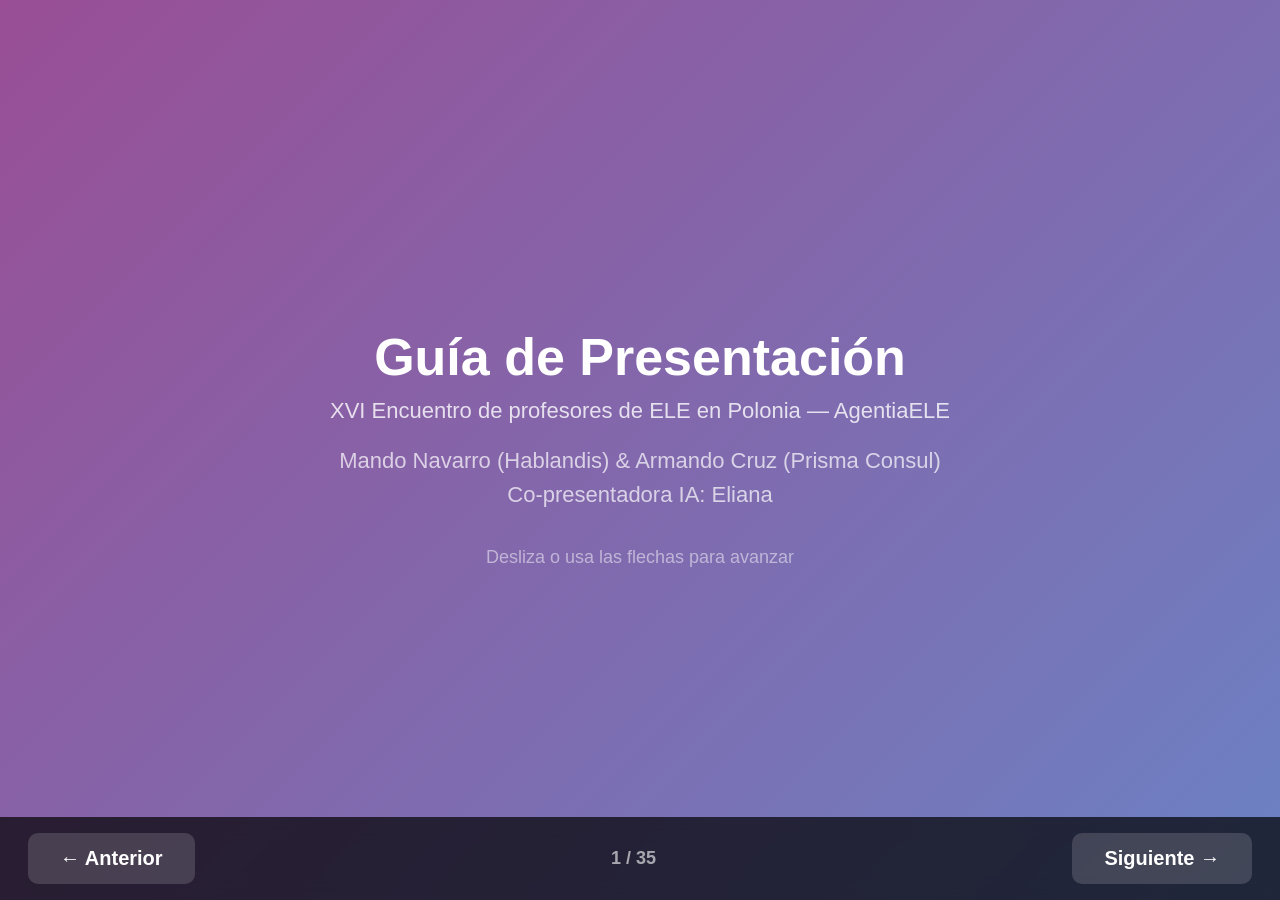
<file: GUION_SLIDES.html>
<!DOCTYPE html>
<html lang="es">
<head>
<meta charset="UTF-8">
<meta name="viewport" content="width=device-width, initial-scale=1.0">
<title>Guía de Presentación — Slides iPad</title>
<style>
  * { margin: 0; padding: 0; box-sizing: border-box; }
  html, body { height: 100%; overflow: hidden; font-family: -apple-system, 'Helvetica Neue', sans-serif; background: #111; color: #fff; -webkit-text-size-adjust: 100%; }

  /* ── Slide container ── */
  .slides { display: flex; transition: transform 0.4s ease; height: 100vh; width: 100%; }
  .slide {
    min-width: 100vw; height: 100vh;
    display: flex; flex-direction: column;
    justify-content: center; align-items: center;
    padding: 48px 56px;
    position: relative;
    overflow: hidden;
  }

  /* ── Backgrounds ── */
  .slide--title  { background: linear-gradient(135deg, #994E95 0%, #6B82C4 100%); }
  .slide--diapo  { background: #1a1a2e; }
  .slide--fase   { background: #1e1e30; }
  .slide--warn   { background: #2d1a1a; }
  .slide--tip    { background: #1a2d1a; }
  .slide--table  { background: #1a1a2e; }
  .slide--final  { background: linear-gradient(135deg, #994E95 0%, #6B82C4 100%); }

  /* ── Typography ── */
  .slide-number {
    position: absolute; top: 20px; right: 28px;
    font-size: 14px; color: rgba(255,255,255,0.4);
    font-weight: 600;
  }
  .diapo-badge {
    display: inline-block;
    background: rgba(255,255,255,0.15);
    border: 1px solid rgba(255,255,255,0.25);
    border-radius: 8px;
    padding: 6px 18px;
    font-size: 14px; font-weight: 700;
    letter-spacing: 1px; text-transform: uppercase;
    margin-bottom: 16px;
    color: rgba(255,255,255,0.8);
  }
  h1 { font-size: 52px; font-weight: 800; text-align: center; line-height: 1.15; margin-bottom: 12px; }
  h1 small { display: block; font-size: 22px; font-weight: 400; margin-top: 10px; opacity: 0.8; }
  h2 { font-size: 40px; font-weight: 800; text-align: center; line-height: 1.2; margin-bottom: 20px; }
  h3 { font-size: 28px; font-weight: 700; text-align: center; margin-bottom: 16px; color: #B39DDB; }
  p, li { font-size: 26px; line-height: 1.55; }
  ul { list-style: none; padding: 0; }
  ul li { padding: 8px 0; }
  ul li::before { content: ""; display: inline-block; width: 10px; height: 10px; background: #B39DDB; border-radius: 50%; margin-right: 14px; vertical-align: middle; }

  /* ── Boxes ── */
  .box {
    width: 100%; max-width: 900px;
    padding: 20px 28px;
    border-radius: 12px;
    margin: 8px 0;
    font-size: 24px; line-height: 1.5;
    text-align: left;
  }
  .box--roman {
    background: rgba(107, 130, 196, 0.2);
    border-left: 5px solid #6B82C4;
  }
  .box--roman::before { content: "ROMÁN dice:"; display: block; font-weight: 800; color: #6B82C4; font-size: 16px; margin-bottom: 6px; letter-spacing: 1px; text-transform: uppercase; }
  .box--eliana {
    background: rgba(153, 78, 149, 0.2);
    border-left: 5px solid #994E95;
    font-style: italic;
  }
  .box--eliana::before { content: "ELIANA responde:"; display: block; font-weight: 800; color: #CE93D8; font-size: 16px; font-style: normal; margin-bottom: 6px; letter-spacing: 1px; text-transform: uppercase; }
  .box--screen {
    background: rgba(179, 157, 219, 0.15);
    border-left: 5px solid #B39DDB;
  }
  .box--screen::before { content: "EN PANTALLA:"; display: block; font-weight: 800; color: #B39DDB; font-size: 16px; margin-bottom: 6px; letter-spacing: 1px; text-transform: uppercase; }
  .box--warn {
    background: rgba(244, 143, 177, 0.15);
    border-left: 5px solid #F48FB1;
  }
  .box--warn::before { content: "CUIDADO:"; display: block; font-weight: 800; color: #F48FB1; font-size: 16px; margin-bottom: 6px; letter-spacing: 1px; text-transform: uppercase; }
  .box--tip {
    background: rgba(129, 199, 132, 0.15);
    border-left: 5px solid #81C784;
  }
  .box--tip::before { content: "CONSEJO:"; display: block; font-weight: 800; color: #81C784; font-size: 16px; margin-bottom: 6px; letter-spacing: 1px; text-transform: uppercase; }
  .box--chat {
    background: rgba(255, 183, 77, 0.15);
    border-left: 5px solid #FFB74D;
  }
  .box--chat::before { content: "YA EN EL CHAT AL ENTRAR:"; display: block; font-weight: 800; color: #FFB74D; font-size: 16px; margin-bottom: 6px; letter-spacing: 1px; text-transform: uppercase; }

  /* ── Keywords ── */
  .kw {
    display: inline-block;
    background: rgba(153, 78, 149, 0.3);
    color: #CE93D8;
    font-family: monospace;
    font-size: 20px;
    padding: 4px 12px;
    border-radius: 6px;
    margin: 4px;
  }

  /* ── Phase badge ── */
  .phase {
    display: inline-flex; align-items: center; justify-content: center;
    background: #994E95; color: #fff;
    font-weight: 800; font-size: 20px;
    width: 40px; height: 40px;
    border-radius: 50%;
    margin-right: 10px;
    flex-shrink: 0;
  }

  /* ── Table ── */
  table { border-collapse: collapse; width: 100%; max-width: 900px; }
  th { background: rgba(255,255,255,0.1); font-weight: 700; text-align: left; padding: 14px 16px; font-size: 20px; border: 1px solid rgba(255,255,255,0.15); }
  td { padding: 14px 16px; font-size: 20px; border: 1px solid rgba(255,255,255,0.1); vertical-align: top; }
  tr:nth-child(even) { background: rgba(255,255,255,0.04); }

  /* ── Navigation ── */
  .nav {
    position: fixed; bottom: 0; left: 0; right: 0;
    display: flex; justify-content: space-between; align-items: center;
    padding: 16px 28px;
    background: rgba(0,0,0,0.7);
    backdrop-filter: blur(10px);
    z-index: 100;
  }
  .nav button {
    background: rgba(255,255,255,0.15);
    border: none; color: #fff;
    font-size: 20px; font-weight: 700;
    padding: 14px 32px;
    border-radius: 10px;
    cursor: pointer;
    min-width: 120px;
  }
  .nav button:active { background: rgba(255,255,255,0.3); }
  .nav-counter { font-size: 18px; color: rgba(255,255,255,0.6); font-weight: 600; }

  /* ── Flex layout helpers ── */
  .content { width: 100%; max-width: 900px; text-align: center; }
  .left { text-align: left; }
  .row { display: flex; gap: 16px; flex-wrap: wrap; justify-content: center; }
  .card {
    flex: 1; min-width: 250px; max-width: 420px;
    background: rgba(255,255,255,0.08);
    border: 1px solid rgba(255,255,255,0.12);
    border-radius: 12px;
    padding: 20px 24px;
    text-align: left;
  }
  .card strong { color: #CE93D8; }

  /* ── Fase header ── */
  .fase-header {
    display: flex; align-items: center; justify-content: center;
    margin-bottom: 16px; font-size: 30px; font-weight: 800;
  }
</style>
</head>
<body>

<div class="slides" id="slides">

<!-- ==================== SLIDE 1: PORTADA ==================== -->
<div class="slide slide--title">
  <div class="content">
    <h1>
      Guía de Presentación
      <small>XVI Encuentro de profesores de ELE en Polonia — AgentiaELE</small>
    </h1>
    <p style="font-size:22px; opacity:0.7; margin-top:20px;">
      Mando Navarro (Hablandis) &amp; Armando Cruz (Prisma Consul)<br>
      Co-presentadora IA: Eliana
    </p>
    <p style="font-size:18px; opacity:0.5; margin-top:32px;">Desliza o usa las flechas para avanzar</p>
  </div>
</div>

<!-- ==================== SLIDE 2: CÓMO FUNCIONA ==================== -->
<div class="slide slide--diapo">
  <div class="content">
    <h2>Cómo funciona la app</h2>
    <ul class="left" style="max-width:800px; margin:0 auto;">
      <li>Flechas arriba izq/der cambian de diapositiva</li>
      <li>Stepper dots (bolitas) cambian paso DENTRO de una diapo</li>
      <li>«Hey Eliana» activa el micro (wake word)</li>
      <li>Cada mensaje tuyo = Eliana avanza UNA fase</li>
      <li>No envíes dos mensajes seguidos sin esperar respuesta</li>
    </ul>
  </div>
</div>

<!-- ==================== SLIDE 3: DIAPO 1 TÍTULO ==================== -->
<div class="slide slide--title">
  <div class="content">
    <div class="diapo-badge">Diapo 1</div>
    <h1>Login + Conoce a Eliana</h1>
    <p style="font-size:24px; opacity:0.8; margin-top:16px;">Rompehielos — los profes juegan en sus móviles</p>
  </div>
</div>

<!-- ==================== SLIDE 4: DIAPO 1 DETALLE ==================== -->
<div class="slide slide--fase">
  <div class="content">
    <div class="diapo-badge">Diapo 1</div>
    <h3>Las 3 actividades de rompehielos</h3>
    <div class="row" style="margin-top:16px;">
      <div class="card">
        <strong>Yo Nunca Nunca de Profe</strong>
        <p style="font-size:20px; margin-top:8px;">Eliana propone situaciones reales de profe. El profe dice si le ha pasado. 4 turnos, humor docente.</p>
      </div>
      <div class="card">
        <strong>Dime Algo y Te Digo Quién Eres</strong>
        <p style="font-size:20px; margin-top:8px;">El profe dice una palabra favorita. Eliana hace un «perfil absurdo». Humor puro, 4 turnos.</p>
      </div>
      <div class="card">
        <strong>Lo Que Nunca Le Preguntas a una IA</strong>
        <p style="font-size:20px; margin-top:8px;">Preguntas íntimas entre profe y Eliana. Tono confesional pero ligero. 4 turnos.</p>
      </div>
    </div>
    <div class="box box--tip" style="margin-top:20px;">No necesitas hablar con Eliana. Los profes juegan solos. Pasea por la sala. Cuando la mayoría termine, flecha derecha.</div>
  </div>
</div>

<!-- ==================== SLIDE 5: DIAPO 3 TÍTULO ==================== -->
<div class="slide slide--title">
  <div class="content">
    <div class="diapo-badge">Diapo 3</div>
    <h1>Blinda tu Prompt</h1>
    <p style="font-size:24px; opacity:0.8; margin-top:16px;">Demo en plenaria — juego de tarjetas sobre IA en ELE</p>
  </div>
</div>

<!-- ==================== SLIDE 6: DIAPO 3 TERRITORIOS ==================== -->
<div class="slide slide--fase">
  <div class="content">
    <div class="diapo-badge">Diapo 3</div>
    <h3>Los 5 territorios</h3>
    <table style="margin-top:12px;">
      <tr><th>Color</th><th>Territorio</th><th>Trata sobre...</th></tr>
      <tr><td style="color:#6B82C4">Azul</td><td>Didáctica</td><td>Diseñar actividades con IA</td></tr>
      <tr><td style="color:#81C784">Verde</td><td>Precisión</td><td>Que la IA ajuste bien el nivel</td></tr>
      <tr><td style="color:#F48FB1">Rosa</td><td>Ética</td><td>Sesgos, estereotipos, privacidad</td></tr>
      <tr><td style="color:#FFB74D">Naranja</td><td>Evaluación</td><td>Rúbricas y feedback</td></tr>
      <tr><td style="color:#B39DDB">Violeta</td><td>Limitaciones</td><td>Cuando la IA se corta o pierde el hilo</td></tr>
    </table>
  </div>
</div>

<!-- ==================== SLIDE 7: DIAPO 3 FASES 0-1 ==================== -->
<div class="slide slide--fase">
  <div class="content">
    <div class="diapo-badge">Diapo 3</div>
    <div class="box box--chat">«Genial, ya hemos roto el hielo. He preparado unas tarjetas que os van a sorprender. Mando, cuando quieras.»</div>
    <div class="fase-header" style="margin-top:12px;"><span class="phase">0</span> Eliana arranca sola</div>
    <div class="box box--tip">No hagas nada. Espera a que termine de hablar.</div>
    <div class="fase-header" style="margin-top:20px;"><span class="phase">1</span> Presenta los territorios</div>
    <div class="box box--roman">«Continuamos» / «Venga, Eliana» / «Adelante»</div>
    <div class="box box--screen">Aparecen las 5 tarjetas de colores. Se resaltan mientras Eliana las menciona.</div>
  </div>
</div>

<!-- ==================== SLIDE 8: DIAPO 3 FASE 2 ==================== -->
<div class="slide slide--fase">
  <div class="content">
    <div class="diapo-badge">Diapo 3</div>
    <div class="fase-header"><span class="phase">2</span> Mecánica + tarjeta demo</div>
    <div class="box box--roman">«Continuamos» / «¿Cómo funciona?» / «Explícales»</div>
    <div class="box box--screen">Aparece la tarjeta demo (Verde/Precisión). Situación + opciones A, B, C.</div>
    <p style="font-size:22px; margin-top:16px; text-align:left; max-width:900px;">
      <strong>Tarjeta demo:</strong> Prompt «Da feedback sobre esta redacción B1» &rarr; IA responde genérico.<br>
      <strong>A (correcta):</strong> Specific-feedback — citar frases buenas y errores concretos.<br>
      <strong>B:</strong> El feedback positivo general motiva.<br>
      <strong>C:</strong> Pedir más palabras (200+).
    </p>
  </div>
</div>

<!-- ==================== SLIDE 9: DIAPO 3 INTERACCIÓN ==================== -->
<div class="slide slide--fase">
  <div class="content">
    <div class="diapo-badge">Diapo 3</div>
    <h3>Interacción con la sala</h3>
    <div class="box box--roman">«Han dicho la A» / «Dicen que la B» / «Alguien dice la C»</div>
    <table style="margin-top:12px;">
      <tr><th>Si dicen...</th><th>Eliana responde...</th><th>Tú haces...</th></tr>
      <tr><td><strong>A (correcta)</strong></td><td>«Enhorabuena, habéis acertado»</td><td>Celebra, di «continuamos»</td></tr>
      <tr><td><strong>B o C</strong></td><td>Da una pista sin revelar</td><td>Anima a repensar. Si no, di «dinos la respuesta»</td></tr>
    </table>
    <div class="fase-header" style="margin-top:24px;"><span class="phase">3</span> Manda a jugar en el móvil</div>
    <div class="box box--roman">«Ahora os toca a vosotros»</div>
  </div>
</div>

<!-- ==================== SLIDE 10: DIAPO 3 KEYWORDS ==================== -->
<div class="slide slide--table">
  <div class="content">
    <div class="diapo-badge">Diapo 3</div>
    <h3>Keywords de auto-avance</h3>
    <table>
      <tr><th>Paso</th><th>Se activa cuando Eliana dice...</th></tr>
      <tr><td>Mostrar tarjetas</td><td><span class="kw">tarjeta</span> <span class="kw">carta</span> <span class="kw">baraja</span></td></tr>
      <tr><td>Girar demo</td><td><span class="kw">darle la vuelta</span> <span class="kw">ejemplo</span> <span class="kw">tres opciones</span></td></tr>
      <tr><td>Resolver</td><td><span class="kw">acertado</span> <span class="kw">correcto</span> <span class="kw">os explico</span></td></tr>
      <tr><td>Jugar en móvil</td><td><span class="kw">os toca</span> <span class="kw">sacad el</span> <span class="kw">vuestro turno</span></td></tr>
    </table>
    <div class="box box--warn" style="margin-top:16px;">Si la pantalla no avanza, usa los stepper dots (bolitas de abajo) para mover manualmente.</div>
  </div>
</div>

<!-- ==================== SLIDE 11: DIAPO 4 ==================== -->
<div class="slide slide--diapo">
  <div class="content">
    <div class="diapo-badge">Diapo 4</div>
    <h2>Juego Blinda (individual)</h2>
    <p style="font-size:24px; margin-top:16px;">Los profes juegan en sus móviles con las tarjetas.</p>
    <div class="box box--tip" style="margin-top:20px;">Pasea por la sala, comenta, ayuda. Cuando la mayoría termine (5-10 min), flecha derecha a diapo 5.</div>
  </div>
</div>

<!-- ==================== SLIDE 12: DIAPO 5 TÍTULO ==================== -->
<div class="slide slide--title">
  <div class="content">
    <div class="diapo-badge">Diapo 5</div>
    <h1>¿Qué es un Agente de IA?</h1>
    <p style="font-size:24px; opacity:0.8; margin-top:16px;">Metáfora del restaurante — 5 capacidades — canción final<br>10 pasos internos (0-9) con stepper dots</p>
  </div>
</div>

<!-- ==================== SLIDE 13: DIAPO 5 MENSAJE INICIAL ==================== -->
<div class="slide slide--fase">
  <div class="content">
    <div class="diapo-badge">Diapo 5</div>
    <div class="box box--chat">«Vamos a ver ahora qué es un agente de IA. Mando, cuando quieras.»</div>
    <div class="box box--screen">Panel derecho: título «¿Qué es un Agente de IA?» con icono de robot y subtítulo «El Chef y el Agente».</div>
    <div class="box box--tip">Eliana ya ha dicho esto al entrar en la diapo. No necesitas escribir nada todavía. Cuando estés listo, escribe tu primer mensaje para que arranque la Fase 0 (nube de palabras).</div>
  </div>
</div>

<!-- ==================== SLIDE 14: DIAPO 5 CAPACIDADES ==================== -->
<div class="slide slide--table">
  <div class="content">
    <div class="diapo-badge">Diapo 5</div>
    <h3>Las 5 capacidades del agente</h3>
    <table>
      <tr><th>Capacidad</th><th>El chef...</th><th>El agente...</th></tr>
      <tr><td style="color:#7EC8E3"><strong>PERCIBIR</strong></td><td>Mira ingredientes, quién está en la mesa</td><td>Observa nivel, necesidades del alumno</td></tr>
      <tr><td style="color:#81C784"><strong>RAZONAR</strong></td><td>Decide qué plato para cada mesa</td><td>Decide qué estrategia usar</td></tr>
      <tr><td style="color:#F48FB1"><strong>ACTUAR</strong></td><td>Cocina, no mira la receta</td><td>Genera ejercicios, adapta textos</td></tr>
      <tr><td style="color:#B39DDB"><strong>HERRAMIENTAS</strong></td><td>Cuchillos, horno, especias</td><td>MCER, generadores, adaptadores</td></tr>
      <tr><td style="color:#FFB74D"><strong>MEMORIA</strong></td><td>Recuerda que mesa 3 es celíaca</td><td>Recuerda que María lleva 2 semanas con subjuntivo</td></tr>
    </table>
  </div>
</div>

<!-- ==================== SLIDE 15: DIAPO 5 FASES 0-1 ==================== -->
<div class="slide slide--fase">
  <div class="content">
    <div class="diapo-badge">Diapo 5</div>
    <div class="fase-header"><span class="phase">0</span> Nube de palabras</div>
    <div class="box box--roman">«Eliana, empezamos» / «Vamos con los agentes»</div>
    <div class="box box--eliana">Cuando escucháis agente de IA, ¿qué os viene a la cabeza? Venga, lluvia de ideas.</div>
    <div class="box box--tip">Recoge palabras de la sala: «Dicen robot», «Alguien dice ChatGPT». Eliana reacciona con humor.</div>
    <div class="fase-header" style="margin-top:20px;"><span class="phase">1</span> Chatbot vs Agente</div>
    <div class="box box--roman">«Dale» / «Siguiente» / «Venga»</div>
    <div class="box box--eliana">Un chatbot es un camarero que lee la carta. Un agente es el chef. Observa, piensa, cocina, tiene herramientas y recuerda.</div>
  </div>
</div>

<!-- ==================== SLIDE 16: DIAPO 5 FASES 2-4 ==================== -->
<div class="slide slide--fase">
  <div class="content">
    <div class="diapo-badge">Diapo 5</div>
    <div class="fase-header"><span class="phase">2</span> PERCIBIR</div>
    <div class="box box--roman">«Siguiente» / «Primera capacidad»</div>
    <div class="box box--eliana">El chef mira qué ingredientes hay. Vosotros en 30 seg sabéis quién no ha dormido.</div>
    <div class="fase-header" style="margin-top:16px;"><span class="phase">3</span> RAZONAR</div>
    <div class="box box--roman">«Siguiente»</div>
    <div class="box box--eliana">El chef decide qué plato. Vosotros: cambio de plan, hoy toca juego.</div>
    <div class="fase-header" style="margin-top:16px;"><span class="phase">4</span> ACTUAR</div>
    <div class="box box--roman">«Siguiente»</div>
    <div class="box box--eliana">El chef cocina. El agente genera el ejercicio. Vosotros dejáis el café y entráis al aula.</div>
  </div>
</div>

<!-- ==================== SLIDE 17: DIAPO 5 FASES 5-7 ==================== -->
<div class="slide slide--fase">
  <div class="content">
    <div class="diapo-badge">Diapo 5</div>
    <div class="fase-header"><span class="phase">5</span> HERRAMIENTAS</div>
    <div class="box box--roman">«Siguiente»</div>
    <div class="box box--eliana">El chef tiene cuchillos, horno. El agente tiene MCER, generadores. Vosotros: el libro, ese vídeo de las 11pm.</div>
    <div class="fase-header" style="margin-top:16px;"><span class="phase">6</span> MEMORIA</div>
    <div class="box box--roman">«Siguiente» / «La última»</div>
    <div class="box box--eliana">El chef recuerda que mesa 3 es celíaca. El agente recuerda que María lleva 2 semanas con subjuntivo.</div>
    <div class="fase-header" style="margin-top:16px;"><span class="phase">7</span> Cierre</div>
    <div class="box box--roman">«Juntamos todo»</div>
    <div class="box box--eliana">Un agente es un chef que cocina para cada alumno a la vez. No viene a sustituir. Viene a multiplicarlo.</div>
  </div>
</div>

<!-- ==================== SLIDE 18: DIAPO 5 FASES 8-9 ==================== -->
<div class="slide slide--fase">
  <div class="content">
    <div class="diapo-badge">Diapo 5</div>
    <div class="fase-header"><span class="phase">8</span> Diagrama 5 capacidades</div>
    <div class="box box--screen">Diagrama con las 5 capacidades juntas + frase «No viene a sustituir al chef. Viene a multiplicarlo.»</div>
    <div class="fase-header" style="margin-top:20px;"><span class="phase">9</span> Canción del Agente</div>
    <div class="box box--screen">Reproductor de audio con botón play + letra de la canción con las 5 capacidades resaltadas en colores.</div>
    <div class="box box--tip">Dale al play y deja que suene. Es un buen momento de transición antes de pasar a la siguiente diapo.</div>
  </div>
</div>

<!-- ==================== SLIDE 19: DIAPO 5 KEYWORDS ==================== -->
<div class="slide slide--table">
  <div class="content">
    <div class="diapo-badge">Diapo 5</div>
    <h3>Keywords de auto-avance</h3>
    <table>
      <tr><th>Paso</th><th>Keywords de Eliana</th></tr>
      <tr><td>1 Nube</td><td><span class="kw">viene a la cabeza</span> <span class="kw">lluvia de ideas</span></td></tr>
      <tr><td>2 Chef</td><td><span class="kw">imaginad un restaurante</span> <span class="kw">agente es el chef</span></td></tr>
      <tr><td>3 Percibir</td><td><span class="kw">percibir</span> <span class="kw">primera capacidad</span></td></tr>
      <tr><td>4 Razonar</td><td><span class="kw">razonar</span> <span class="kw">segunda capacidad</span></td></tr>
      <tr><td>5 Actuar</td><td><span class="kw">actuar</span> <span class="kw">tercera capacidad</span></td></tr>
      <tr><td>6 Herramientas</td><td><span class="kw">herramientas</span> <span class="kw">cuarta capacidad</span></td></tr>
      <tr><td>7 Memoria</td><td><span class="kw">memoria</span> <span class="kw">recuerda</span></td></tr>
      <tr><td>8 Cierre</td><td><span class="kw">viene a multiplicar</span> <span class="kw">no viene a sustituir</span></td></tr>
    </table>
  </div>
</div>

<!-- ==================== SLIDE 20: DIAPO 6 TÍTULO ==================== -->
<div class="slide slide--title">
  <div class="content">
    <div class="diapo-badge">Diapo 6</div>
    <h1>Agentes MIAU</h1>
    <p style="font-size:24px; opacity:0.8; margin-top:16px;">Los 8 gatos — 2 actividades de ejemplo — prueba en móvil — encuesta<br>5 pasos internos (0-4) con stepper dots</p>
  </div>
</div>

<!-- ==================== SLIDE 21: DIAPO 6 MENSAJE INICIAL ==================== -->
<div class="slide slide--fase">
  <div class="content">
    <div class="diapo-badge">Diapo 6</div>
    <div class="box box--chat">«Estos son los agentes MIAU. ¿Por qué gatos? Porque son independientes, curiosos y siempre caen de pie. Como un buen agente IA.»</div>
    <div class="box box--screen">Panel derecho: título «Agentes MIAU» + subtítulo «¿Por qué gatos?» + cuadrícula con los 8 gatos.</div>
    <div class="box box--tip">Eliana ya ha dicho esto al entrar en la diapo. No necesitas escribir nada todavía. Cuando estés listo, escribe tu primer mensaje para que arranque la Fase 1.</div>
  </div>
</div>

<!-- ==================== SLIDE 22: DIAPO 6 GATOS ==================== -->
<div class="slide slide--fase">
  <div class="content">
    <div class="diapo-badge">Diapo 6</div>
    <h3>Actividad 1 — Vocabulario</h3>
    <div class="row">
      <div class="card"><strong>Traductor</strong><p style="font-size:18px; margin-top:6px;">Traducción pedagógica adaptada al nivel</p></div>
      <div class="card"><strong>Expansor</strong><p style="font-size:18px; margin-top:6px;">Vocabulario adicional por contexto y edad</p></div>
      <div class="card"><strong>Enfocado</strong><p style="font-size:18px; margin-top:6px;">Trabaja solo las palabras que el alumno elige</p></div>
      <div class="card"><strong>Improvisador</strong><p style="font-size:18px; margin-top:6px;">Actividad sorpresa basada en el perfil</p></div>
    </div>
    <h3 style="margin-top:20px;">Actividad 2 — Texto y gramática</h3>
    <div class="row">
      <div class="card"><strong>Masticador</strong><p style="font-size:18px; margin-top:6px;">Extrae vocabulario clave del texto</p></div>
      <div class="card"><strong>Aprobador</strong><p style="font-size:18px; margin-top:6px;">Píldoras de gramática contextual</p></div>
      <div class="card"><strong>Mirón</strong><p style="font-size:18px; margin-top:6px;">Comprensión lectora visual</p></div>
      <div class="card"><strong>Explorador</strong><p style="font-size:18px; margin-top:6px;">Organiza ideas en mapa mental</p></div>
    </div>
  </div>
</div>

<!-- ==================== SLIDE 23: DIAPO 6 FASES ==================== -->
<div class="slide slide--fase">
  <div class="content">
    <div class="diapo-badge">Diapo 6</div>
    <div class="fase-header"><span class="phase">0</span> ¿Por qué gatos? (ya en pantalla)</div>
    <div class="box box--tip">El paso 0 ya está visible al entrar. El chat ya tiene el mensaje. Cuando quieras avanzar, escribe tu primer mensaje.</div>
    <div class="fase-header" style="margin-top:16px;"><span class="phase">1</span> Actividad Vocabulario</div>
    <div class="box box--roman">«Sacad los móviles» / «Vamos a descubrirlos»</div>
    <div class="fase-header" style="margin-top:16px;"><span class="phase">2</span> Actividad Texto</div>
    <div class="box box--roman">«Siguiente actividad» / «Venga, la segunda»</div>
    <div class="fase-header" style="margin-top:16px;"><span class="phase">3</span> Probar agentes en móvil</div>
    <div class="box box--roman">«Vamos a probarlos» / «Escaneáis el QR»</div>
    <div class="box box--tip">Dale 5-10 minutos a los profes para probar.</div>
    <div class="fase-header" style="margin-top:16px;"><span class="phase">4</span> Encuesta</div>
    <div class="box box--roman">«Vamos con la encuesta» / «Votad»</div>
  </div>
</div>

<!-- ==================== SLIDE 24: DIAPO 6 KEYWORDS ==================== -->
<div class="slide slide--table">
  <div class="content">
    <div class="diapo-badge">Diapo 6</div>
    <h3>Keywords de auto-avance</h3>
    <table>
      <tr><th>Paso</th><th>Keywords</th></tr>
      <tr><td>1 Act. Vocab</td><td><span class="kw">descubrir</span> <span class="kw">sacad los móviles</span> <span class="kw">actividad 1</span></td></tr>
      <tr><td>2 Act. Texto</td><td><span class="kw">siguiente actividad</span> <span class="kw">segunda</span> <span class="kw">diálogo</span></td></tr>
      <tr><td>3 Probar</td><td><span class="kw">probar</span> <span class="kw">qr</span> <span class="kw">escaneáis</span></td></tr>
      <tr><td>4 Encuesta</td><td><span class="kw">encuesta</span> <span class="kw">votad</span> <span class="kw">resultados</span></td></tr>
    </table>
    <div class="box box--warn" style="margin-top:16px;">Eliana NO debe mencionar nombres de libros, editoriales ni unidades concretas.</div>
  </div>
</div>

<!-- ==================== SLIDE 25: DIAPO 7 TÍTULO ==================== -->
<div class="slide slide--title">
  <div class="content">
    <div class="diapo-badge">Diapo 7</div>
    <h1>Construye tu Agente</h1>
    <p style="font-size:24px; opacity:0.8; margin-top:16px;">Plataforma AgentiaELE — ingredientes, ejemplo, actividades, taller<br>5 pasos internos (0-4) con stepper dots</p>
  </div>
</div>

<!-- ==================== SLIDE 26: DIAPO 7 MENSAJE INICIAL ==================== -->
<div class="slide slide--fase">
  <div class="content">
    <div class="diapo-badge">Diapo 7</div>
    <div class="box box--chat">«Ahora viene lo mejor: os voy a enseñar cómo se construye un agente.»</div>
    <div class="box box--screen">Panel derecho: título «De la teoría a la práctica» con icono de varita y subtítulo «Así se construye un agente en AgentiaELE».</div>
    <div class="box box--tip">Eliana ya ha dicho esto al entrar en la diapo. No necesitas escribir nada todavía. Cuando estés listo, escribe tu primer mensaje para arrancar la Fase 0.</div>
  </div>
</div>

<!-- ==================== SLIDE 27: DIAPO 7 INGREDIENTES ==================== -->
<div class="slide slide--fase">
  <div class="content">
    <div class="diapo-badge">Diapo 7</div>
    <h3>Los 6 ingredientes de un agente</h3>
    <div class="row" style="margin-top:12px;">
      <div class="card"><strong>Nombre y descripción</strong><p style="font-size:18px; margin-top:4px;">Identidad: qué hace y para qué</p></div>
      <div class="card"><strong>System Prompt</strong><p style="font-size:18px; margin-top:4px;">«El plan de clase del agente»</p></div>
      <div class="card"><strong>Modelo de IA</strong><p style="font-size:18px; margin-top:4px;">Qué «cerebro» usa (DeepSeek...)</p></div>
    </div>
    <div class="row" style="margin-top:12px;">
      <div class="card"><strong>Temperatura</strong><p style="font-size:18px; margin-top:4px;">Termostato de creatividad (0=exacto, 2=creativo)</p></div>
      <div class="card"><strong>Nivel MCER</strong><p style="font-size:18px; margin-top:4px;">A1, A2, B1... adapta el lenguaje</p></div>
      <div class="card"><strong>Adherencia al nivel</strong><p style="font-size:18px; margin-top:4px;">Cuánto se ciñe al nivel MCER</p></div>
    </div>
    <div class="box box--warn" style="margin-top:16px;">Eliana NO debe decir número de ingredientes. «Adherencia» = al nivel MCER, NO al manual.</div>
  </div>
</div>

<!-- ==================== SLIDE 28: DIAPO 7 FASES 0-2 ==================== -->
<div class="slide slide--fase">
  <div class="content">
    <div class="diapo-badge">Diapo 7</div>
    <div class="fase-header"><span class="phase">0</span> Presentación</div>
    <div class="box box--roman">«Eliana, empezamos» / «Vamos a construir un agente»</div>
    <div class="box box--eliana">Os voy a enseñar cómo se construye uno. Es más fácil de lo que pensáis. Solo rellenar unos campos. Mando, dale al siguiente.</div>

    <div class="fase-header" style="margin-top:16px;"><span class="phase">1</span> Ingredientes</div>
    <div class="box box--roman">«Siguiente» / «Dale»</div>
    <div class="box box--eliana">Nombre, system prompt (plan de clase del agente), modelo, temperatura, nivel MCER y adherencia al nivel.</div>

    <div class="fase-header" style="margin-top:16px;"><span class="phase">2</span> Ejemplo: Traductor</div>
    <div class="box box--roman">«Siguiente» / «Ponme un ejemplo»</div>
    <div class="box box--eliana">Este es el Traductor. Nombre, system prompt, modelo DeepSeek, temp 0.3. Así de sencillo.</div>
    <div class="box box--tip">Hay botón «Ver demo» que abre AgentiaELE real en nueva pestaña.</div>
  </div>
</div>

<!-- ==================== SLIDE 29: DIAPO 7 FASES 3-4 ==================== -->
<div class="slide slide--fase">
  <div class="content">
    <div class="diapo-badge">Diapo 7</div>
    <div class="fase-header"><span class="phase">3</span> Actividades</div>
    <div class="box box--roman">«Siguiente» / «¿Y las actividades?»</div>
    <div class="box box--eliana">Los agentes no van solos. Viven dentro de actividades. El profe diseña la actividad y elige qué agentes ofrece.</div>
    <div class="box box--screen">3 tarjetas: 10 tipos, 9 estructuras, agentes a la carta. + «Ver demo de actividad».</div>

    <div class="fase-header" style="margin-top:20px;"><span class="phase">4</span> Taller</div>
    <div class="box box--roman">«Siguiente» / «Y el taller»</div>
    <div class="box box--eliana">Taller online en mayo. Ahí os enseñamos paso a paso. Indicadlo en el formulario de inscripción.</div>
    <div class="box box--screen">3 tarjetas + CTA «Indícalo en el formulario».</div>
  </div>
</div>

<!-- ==================== SLIDE 30: DIAPO 7 KEYWORDS ==================== -->
<div class="slide slide--table">
  <div class="content">
    <div class="diapo-badge">Diapo 7</div>
    <h3>Keywords (2 sistemas)</h3>
    <p style="font-size:20px; margin-bottom:12px; color:#CE93D8;">Sistema 1 — Lo que dice Eliana:</p>
    <table>
      <tr><th>Paso</th><th>Keywords</th></tr>
      <tr><td>1 Ingredientes</td><td><span class="kw">dale al siguiente</span> <span class="kw">más fácil de lo que pensáis</span></td></tr>
      <tr><td>2 Traductor</td><td><span class="kw">traductor</span> <span class="kw">así de sencillo</span></td></tr>
      <tr><td>3 Actividades</td><td><span class="kw">actividades</span> <span class="kw">no van solos</span></td></tr>
      <tr><td>4 Taller</td><td><span class="kw">taller</span> <span class="kw">mayo</span> <span class="kw">inscripción</span></td></tr>
    </table>
    <p style="font-size:20px; margin:16px 0 12px; color:#6B82C4;">Sistema 2 — Lo que TÚ dices (avanza directo):</p>
    <table>
      <tr><td>2</td><td><span class="kw">siguiente</span> <span class="kw">ejemplo</span> <span class="kw">traductor</span></td></tr>
      <tr><td>3</td><td><span class="kw">siguiente</span> <span class="kw">actividades</span> <span class="kw">adelante</span></td></tr>
      <tr><td>4</td><td><span class="kw">siguiente</span> <span class="kw">taller</span> <span class="kw">último</span></td></tr>
    </table>
  </div>
</div>

<!-- ==================== SLIDE 31: DIAPO 7 AVISOS ==================== -->
<div class="slide slide--warn">
  <div class="content">
    <div class="diapo-badge">Diapo 7</div>
    <h2 style="color:#F48FB1;">Avisos importantes — Diapo 7</h2>
    <ul class="left" style="max-width:860px; margin:0 auto;">
      <li style="font-size:22px;"><strong>Eliana dice «cinco/seis ingredientes»:</strong> Ignóralo. La pantalla muestra los 6 correctos</li>
      <li style="font-size:22px;"><strong>Menciona «Español en Marcha» u «8 agentes»:</strong> Di «siguiente» y avanza. Esa sección se eliminó</li>
      <li style="font-size:22px;"><strong>«Adherencia al manual»:</strong> Es «adherencia al nivel MCER», no al manual ni al método</li>
      <li style="font-size:22px;"><strong>Tanto tus palabras como las de Eliana</strong> avanzan el panel. Si dices «siguiente», el panel avanza sin esperar a Eliana</li>
      <li style="font-size:22px;"><strong>La flecha derecha</strong> de la diapo 7 va directamente a la diapo final (no avanza pasos internos)</li>
    </ul>
  </div>
</div>

<!-- ==================== SLIDE 32: DIAPO FINAL ==================== -->
<div class="slide slide--title">
  <div class="content">
    <div class="diapo-badge">Diapo Final</div>
    <h1>Gracias / Labai ačiū</h1>
    <p style="font-size:24px; opacity:0.8; margin-top:16px;">Canción del agente + datos de contacto</p>
    <div class="row" style="margin-top:24px;">
      <div class="card"><strong>Hablandis</strong><p style="font-size:18px; margin-top:6px;">Mando Navarro<br>info@hablandis.com</p></div>
      <div class="card"><strong>Prisma Consul</strong><p style="font-size:18px; margin-top:6px;">Armando Cruz<br>info@prismaconsul.com</p></div>
    </div>
    <div class="box box--tip" style="margin-top:20px;">Dale al play de la canción mientras la sala aplaude.</div>
  </div>
</div>

<!-- ==================== SLIDE 33: PROBLEMAS ==================== -->
<div class="slide slide--warn">
  <div class="content">
    <h2 style="color:#F48FB1;">Resolución de problemas</h2>
    <ul class="left" style="max-width:860px; margin:0 auto;">
      <li style="font-size:22px;"><strong>Pantalla no avanza:</strong> Usa stepper dots (bolitas de abajo)</li>
      <li style="font-size:22px;"><strong>Eliana dice algo mal:</strong> No corrijas. Di «siguiente» y avanza</li>
      <li style="font-size:22px;"><strong>Se corta a mitad de frase:</strong> Di «continúa». Si no, di «siguiente»</li>
      <li style="font-size:22px;"><strong>Junta dos fases:</strong> Usa stepper dots para corregir</li>
      <li style="font-size:22px;"><strong>«Hey Eliana» no funciona:</strong> Usa botón del micro o escribe</li>
      <li style="font-size:22px;"><strong>Dice «cinco ingredientes»:</strong> Ignóralo. La pantalla muestra los 6</li>
      <li style="font-size:22px;"><strong>Menciona «Español en Marcha»:</strong> Di «siguiente». Esa sección se eliminó</li>
    </ul>
  </div>
</div>

<!-- ==================== SLIDE 34: NAVEGACIÓN ==================== -->
<div class="slide slide--table">
  <div class="content">
    <h2>Resumen de navegación</h2>
    <table>
      <tr><th>Desde</th><th>Hacia</th><th>Cómo</th></tr>
      <tr><td>Login</td><td>Conoce a Eliana</td><td>Botón «Entrar»</td></tr>
      <tr><td>Conoce a Eliana</td><td>Actividad chat</td><td>Click en tarjeta</td></tr>
      <tr><td>Diapo 3 (Blinda)</td><td>Diapo 4 (Juego)</td><td>Flecha derecha</td></tr>
      <tr><td>Diapo 4 (Juego)</td><td>Diapo 5 (Agentes)</td><td>Flecha derecha</td></tr>
      <tr><td>Diapo 5 (Agentes)</td><td>Diapo 6 (MIAU)</td><td>Flecha derecha</td></tr>
      <tr><td>Diapo 6 (MIAU)</td><td>Diapo 7 (Plataforma)</td><td>Flecha derecha</td></tr>
      <tr><td>Diapo 7 (Plataforma)</td><td>Diapo Final</td><td>Flecha derecha</td></tr>
    </table>
  </div>
</div>

<!-- ==================== SLIDE 35: FIN ==================== -->
<div class="slide slide--final">
  <div class="content">
    <h1>Listo para la presentación</h1>
    <p style="font-size:26px; opacity:0.8; margin-top:16px;">XVI Encuentro de profesores de ELE en Polonia</p>
    <p style="font-size:20px; opacity:0.5; margin-top:32px;">35 slides — guía completa</p>
  </div>
</div>

</div><!-- /slides -->

<!-- ── Navigation bar ── -->
<div class="nav">
  <button id="prev">&#8592; Anterior</button>
  <span class="nav-counter" id="counter">1 / 35</span>
  <button id="next">Siguiente &#8594;</button>
</div>

<script>
  const slides = document.getElementById('slides');
  const total = slides.children.length;
  let current = 0;

  function goTo(n) {
    current = Math.max(0, Math.min(n, total - 1));
    slides.style.transform = `translateX(-${current * 100}vw)`;
    document.getElementById('counter').textContent = `${current + 1} / ${total}`;
  }

  document.getElementById('prev').addEventListener('click', () => goTo(current - 1));
  document.getElementById('next').addEventListener('click', () => goTo(current + 1));

  // Keyboard
  document.addEventListener('keydown', e => {
    if (e.key === 'ArrowRight' || e.key === ' ') { e.preventDefault(); goTo(current + 1); }
    if (e.key === 'ArrowLeft') { e.preventDefault(); goTo(current - 1); }
  });

  // Touch swipe
  let startX = 0;
  document.addEventListener('touchstart', e => { startX = e.touches[0].clientX; });
  document.addEventListener('touchend', e => {
    const diff = startX - e.changedTouches[0].clientX;
    if (Math.abs(diff) > 50) {
      if (diff > 0) goTo(current + 1);
      else goTo(current - 1);
    }
  });

  goTo(0);
</script>

</body>
</html>
</file>
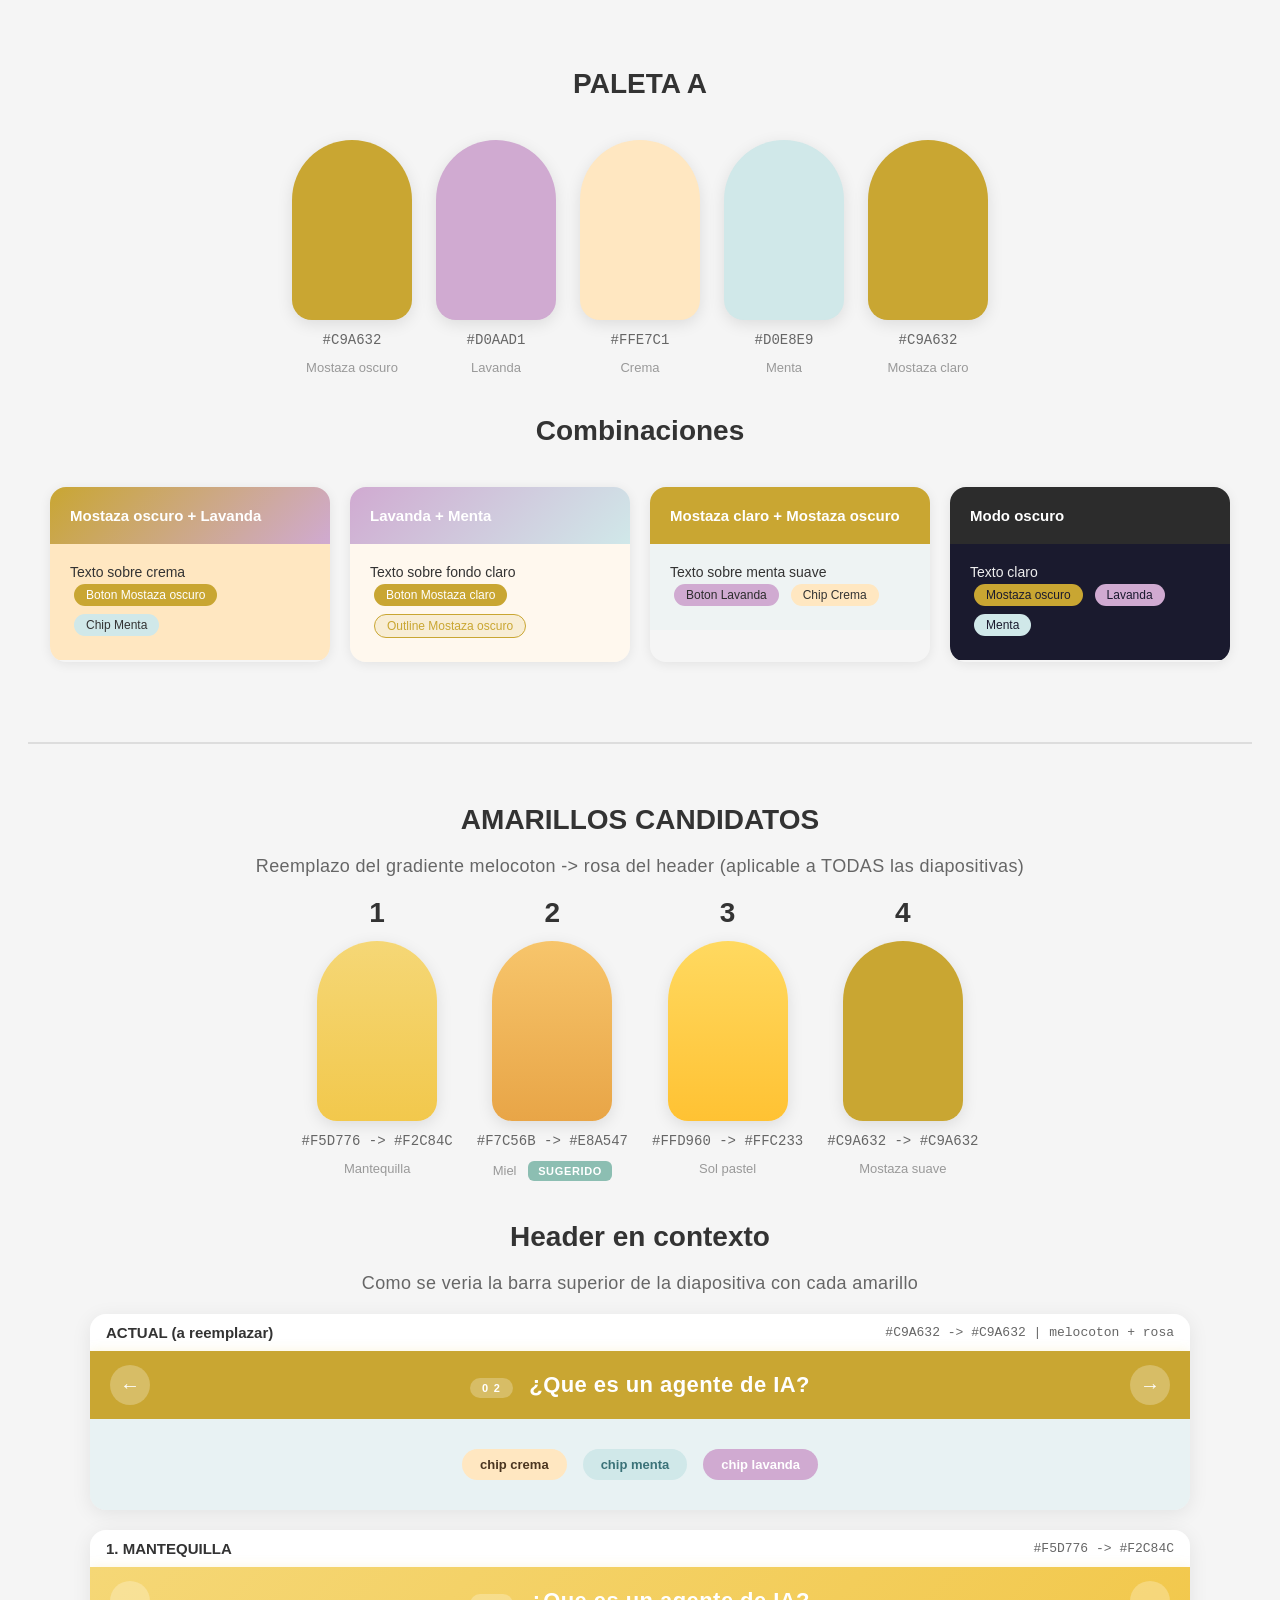
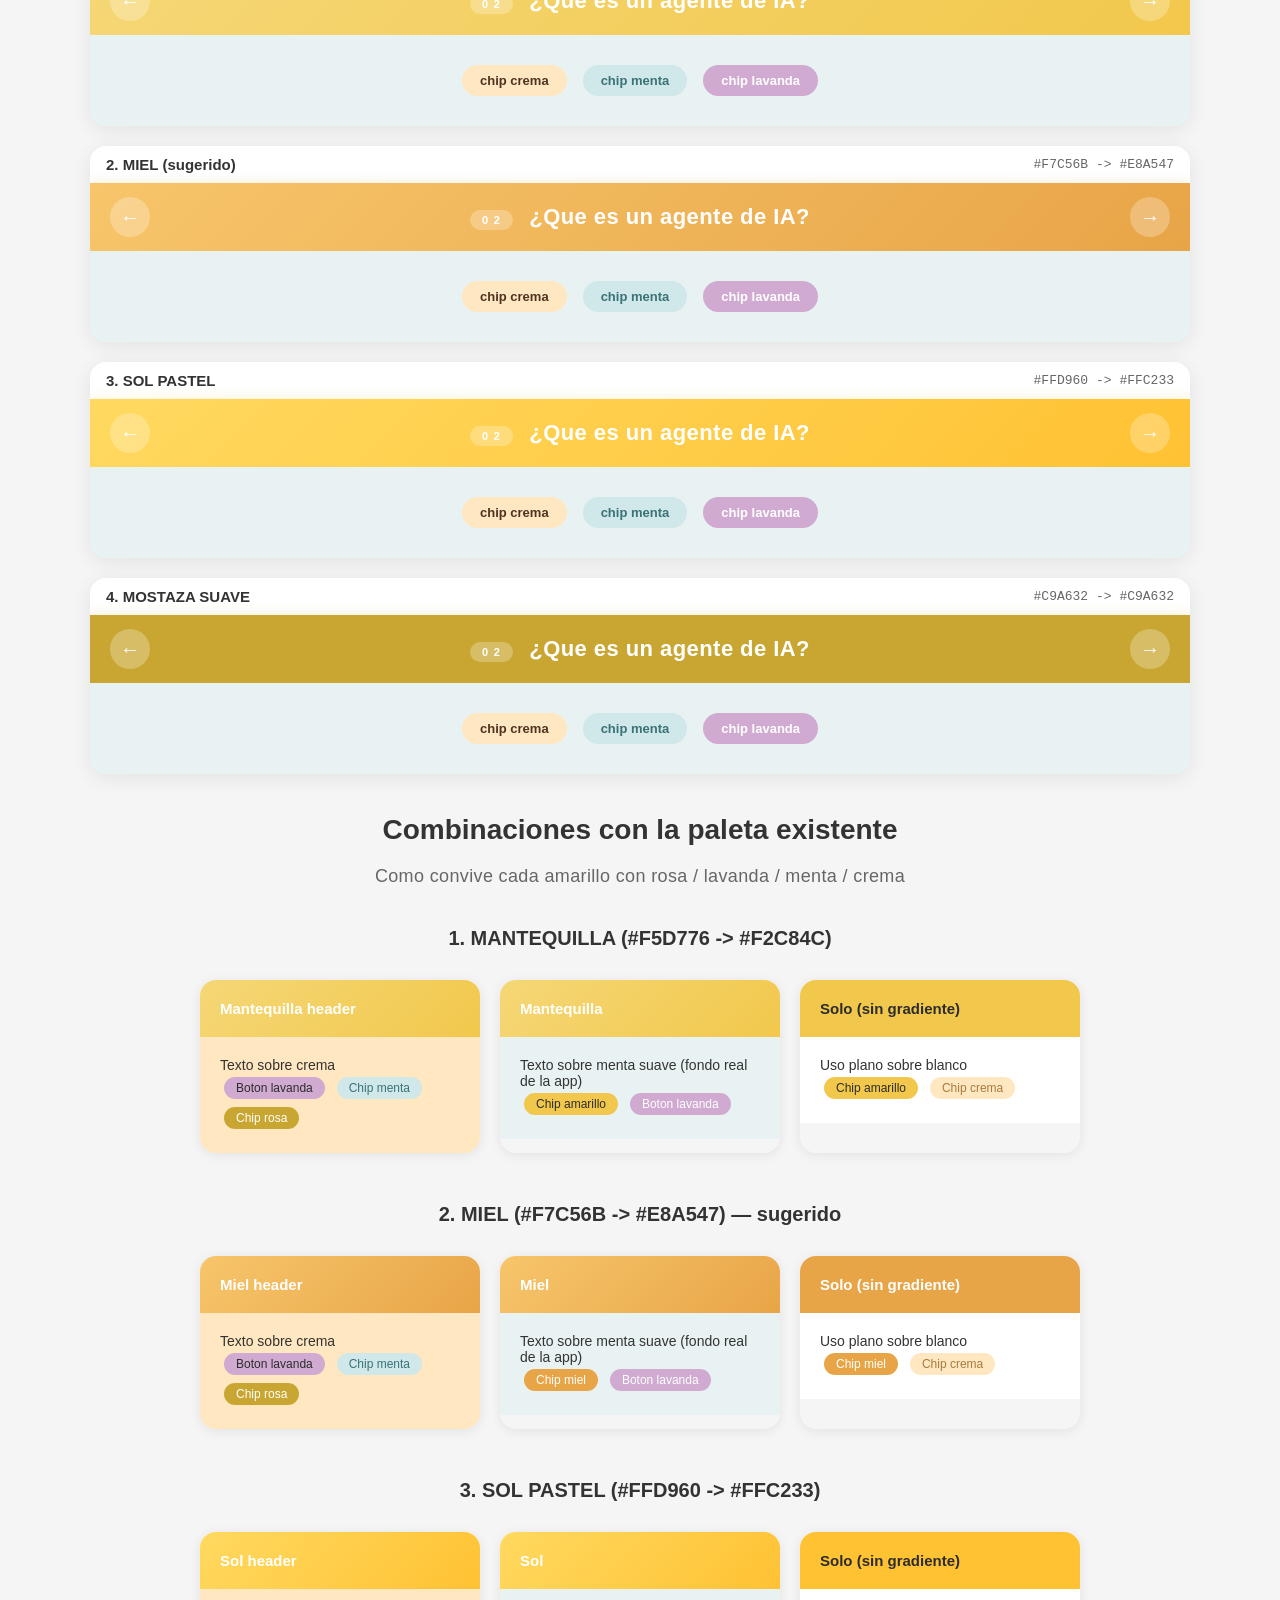
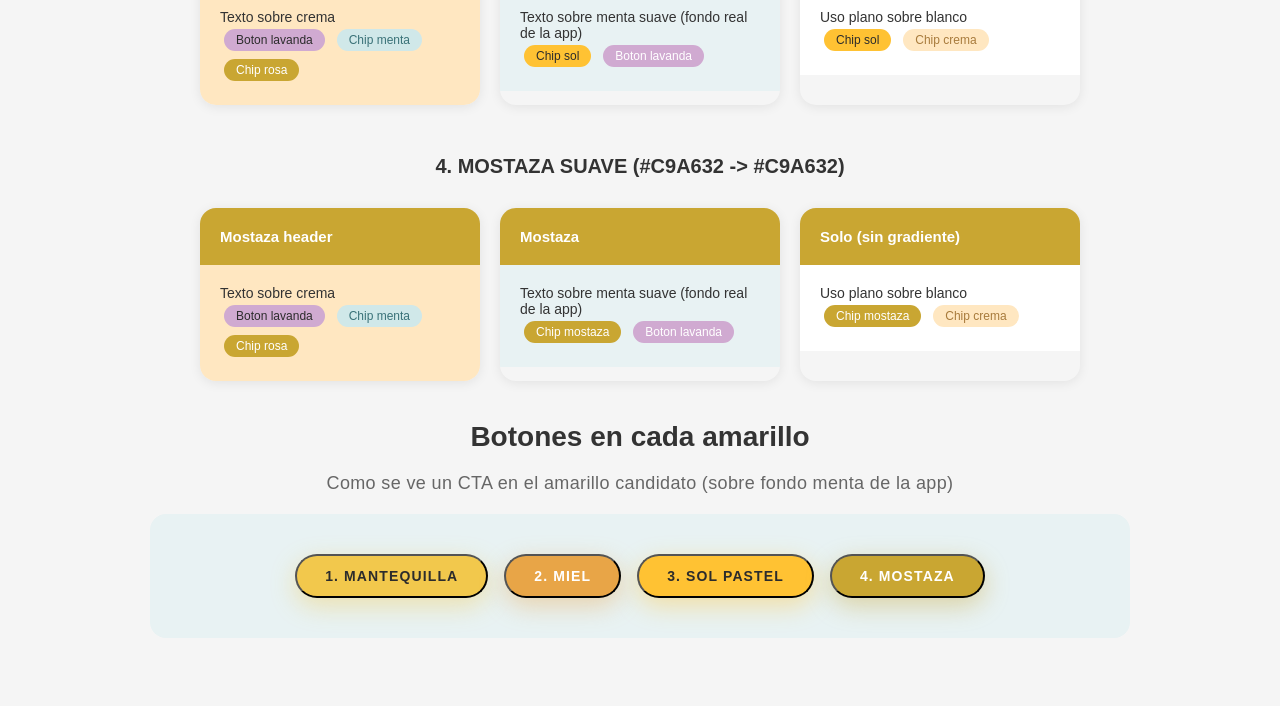
<file: static/paleta-preview.html>
<!DOCTYPE html>
<html lang="es">
<head>
<meta charset="UTF-8">
<title>Paleta A — Preview</title>
<style>
body { font-family: 'Helvetica Neue', sans-serif; background: #f5f5f5; display: flex; flex-direction: column; align-items: center; padding: 60px 20px; gap: 40px; }
h1 { font-size: 28px; color: #333; margin: 0; }
h2 { font-size: 18px; color: #666; margin: 0; font-weight: 500; letter-spacing: 0.02em; }
.section { display: flex; flex-direction: column; gap: 20px; align-items: center; width: 100%; max-width: 1200px; }
.palette { display: flex; gap: 24px; flex-wrap: wrap; justify-content: center; }
.swatch { display: flex; flex-direction: column; align-items: center; gap: 12px; }
.swatch__color { width: 120px; height: 180px; border-radius: 60px 60px 20px 20px; box-shadow: 0 4px 16px rgba(0,0,0,0.1); }
.swatch__hex { font-size: 14px; color: #666; font-family: monospace; }
.swatch__name { font-size: 13px; color: #999; }
.swatch__num { font-size: 28px; font-weight: 800; color: #333; font-family: 'Dosis', sans-serif; }
.combos { display: flex; gap: 20px; flex-wrap: wrap; justify-content: center; }
.combo { width: 280px; border-radius: 16px; overflow: hidden; box-shadow: 0 2px 12px rgba(0,0,0,0.08); }
.combo__header { padding: 20px; color: white; font-weight: 600; font-size: 15px; }
.combo__body { padding: 20px; font-size: 14px; color: #333; }
.combo__body span { display: inline-block; padding: 4px 12px; border-radius: 20px; margin: 4px; font-size: 12px; }

/* Header mockup — realistic slide-header preview */
.header-mock { width: 100%; max-width: 1100px; border-radius: 16px; overflow: hidden; box-shadow: 0 4px 20px rgba(0,0,0,0.08); }
.header-mock__label { padding: 10px 16px; background: #fff; font-size: 13px; color: #666; font-family: monospace; display: flex; justify-content: space-between; align-items: center; }
.header-mock__label b { color: #333; font-size: 15px; font-family: 'Helvetica Neue', sans-serif; }
.header-mock__bar { display: flex; align-items: center; justify-content: space-between; padding: 14px 20px; color: #fff; }
.header-mock__nav { width: 40px; height: 40px; border-radius: 50%; background: rgba(255,255,255,0.25); display: flex; align-items: center; justify-content: center; font-size: 20px; }
.header-mock__title { display: flex; align-items: baseline; gap: 16px; flex: 1; justify-content: center; }
.header-mock__num { font-size: 11px; padding: 4px 12px; border-radius: 999px; background: rgba(255,255,255,0.25); letter-spacing: 0.12em; font-weight: 600; }
.header-mock__text { font-family: 'Dosis', sans-serif; font-weight: 800; font-size: 22px; letter-spacing: 0.02em; }
.header-mock__preview-body { padding: 30px; background: #E8F2F3; display: flex; gap: 16px; align-items: center; justify-content: center; flex-wrap: wrap; }
.header-mock__preview-body .chip { padding: 8px 18px; border-radius: 999px; font-size: 13px; font-weight: 600; }

/* Button preview */
.btn-preview { display: flex; gap: 16px; flex-wrap: wrap; justify-content: center; }
.btn { padding: 12px 28px; border-radius: 999px; font-weight: 700; font-size: 14px; font-family: 'Dosis', sans-serif; letter-spacing: 0.08em; }

.recommend { display: inline-block; background: #8CBEB2; color: white; padding: 4px 10px; border-radius: 6px; font-size: 11px; font-weight: 700; letter-spacing: 0.06em; margin-left: 8px; text-transform: uppercase; }
</style>
</head>
<body>
<h1>PALETA A</h1>
<div class="palette">
    <div class="swatch">
        <div class="swatch__color" style="background: #C9A632;"></div>
        <div class="swatch__hex">#C9A632</div>
        <div class="swatch__name">Mostaza oscuro</div>
    </div>
    <div class="swatch">
        <div class="swatch__color" style="background: #D0AAD1;"></div>
        <div class="swatch__hex">#D0AAD1</div>
        <div class="swatch__name">Lavanda</div>
    </div>
    <div class="swatch">
        <div class="swatch__color" style="background: #FFE7C1;"></div>
        <div class="swatch__hex">#FFE7C1</div>
        <div class="swatch__name">Crema</div>
    </div>
    <div class="swatch">
        <div class="swatch__color" style="background: #D0E8E9;"></div>
        <div class="swatch__hex">#D0E8E9</div>
        <div class="swatch__name">Menta</div>
    </div>
    <div class="swatch">
        <div class="swatch__color" style="background: #C9A632;"></div>
        <div class="swatch__hex">#C9A632</div>
        <div class="swatch__name">Mostaza claro</div>
    </div>
</div>

<h1>Combinaciones</h1>
<div class="combos">
    <div class="combo">
        <div class="combo__header" style="background: linear-gradient(135deg, #C9A632, #D0AAD1);">Mostaza oscuro + Lavanda</div>
        <div class="combo__body" style="background: #FFE7C1;">
            Texto sobre crema
            <br><span style="background: #C9A632; color: white;">Boton Mostaza oscuro</span>
            <span style="background: #D0E8E9; color: #333;">Chip Menta</span>
        </div>
    </div>
    <div class="combo">
        <div class="combo__header" style="background: linear-gradient(135deg, #D0AAD1, #D0E8E9);">Lavanda + Menta</div>
        <div class="combo__body" style="background: #FFF8EE;">
            Texto sobre fondo claro
            <br><span style="background: #C9A632; color: white;">Boton Mostaza claro</span>
            <span style="background: #C9A63222; color: #C9A632; border: 1px solid #C9A632;">Outline Mostaza oscuro</span>
        </div>
    </div>
    <div class="combo">
        <div class="combo__header" style="background: linear-gradient(135deg, #C9A632, #C9A632);">Mostaza claro + Mostaza oscuro</div>
        <div class="combo__body" style="background: #D0E8E933;">
            Texto sobre menta suave
            <br><span style="background: #D0AAD1; color: #2c2c2c;">Boton Lavanda</span>
            <span style="background: #FFE7C1; color: #333;">Chip Crema</span>
        </div>
    </div>
    <div class="combo">
        <div class="combo__header" style="background: #2c2c2c;">Modo oscuro</div>
        <div class="combo__body" style="background: #1a1a2e; color: #eee;">
            Texto claro
            <br><span style="background: #C9A632; color: #1a1a2e;">Mostaza oscuro</span>
            <span style="background: #D0AAD1; color: #1a1a2e;">Lavanda</span>
            <span style="background: #D0E8E9; color: #1a1a2e;">Menta</span>
        </div>
    </div>
</div>

<!-- ============================================
     AMARILLOS CANDIDATOS — reemplazo del header melocoton+rosa
     ============================================ -->
<div style="width: 100%; height: 2px; background: #ddd; margin: 40px 0 20px;"></div>

<div class="section">
    <h1>AMARILLOS CANDIDATOS</h1>
    <h2>Reemplazo del gradiente melocoton -> rosa del header (aplicable a TODAS las diapositivas)</h2>

    <div class="palette">
        <div class="swatch">
            <div class="swatch__num">1</div>
            <div class="swatch__color" style="background: linear-gradient(180deg, #F5D776 0%, #F2C84C 100%);"></div>
            <div class="swatch__hex">#F5D776 -> #F2C84C</div>
            <div class="swatch__name">Mantequilla</div>
        </div>
        <div class="swatch">
            <div class="swatch__num">2</div>
            <div class="swatch__color" style="background: linear-gradient(180deg, #F7C56B 0%, #E8A547 100%);"></div>
            <div class="swatch__hex">#F7C56B -> #E8A547</div>
            <div class="swatch__name">Miel <span class="recommend">Sugerido</span></div>
        </div>
        <div class="swatch">
            <div class="swatch__num">3</div>
            <div class="swatch__color" style="background: linear-gradient(180deg, #FFD960 0%, #FFC233 100%);"></div>
            <div class="swatch__hex">#FFD960 -> #FFC233</div>
            <div class="swatch__name">Sol pastel</div>
        </div>
        <div class="swatch">
            <div class="swatch__num">4</div>
            <div class="swatch__color" style="background: linear-gradient(180deg, #C9A632 0%, #C9A632 100%);"></div>
            <div class="swatch__hex">#C9A632 -> #C9A632</div>
            <div class="swatch__name">Mostaza suave</div>
        </div>
    </div>
</div>

<!-- Header mockups en contexto -->
<div class="section">
    <h1>Header en contexto</h1>
    <h2>Como se veria la barra superior de la diapositiva con cada amarillo</h2>

    <!-- ACTUAL: melocoton + rosa (referencia) -->
    <div class="header-mock">
        <div class="header-mock__label"><b>ACTUAL (a reemplazar)</b><span>#C9A632 -> #C9A632  |  melocoton + rosa</span></div>
        <div class="header-mock__bar" style="background: linear-gradient(135deg, #C9A632 0%, #C9A632 100%); box-shadow: 0 2px 12px rgba(232,203,78,0.25);">
            <div class="header-mock__nav">&larr;</div>
            <div class="header-mock__title">
                <span class="header-mock__num">0 2</span>
                <span class="header-mock__text">&iquest;Que es un agente de IA?</span>
            </div>
            <div class="header-mock__nav">&rarr;</div>
        </div>
        <div class="header-mock__preview-body">
            <span class="chip" style="background: #FFE7C1; color: #4A3520;">chip crema</span>
            <span class="chip" style="background: #D0E8E9; color: #3A7278;">chip menta</span>
            <span class="chip" style="background: #D0AAD1; color: #fff;">chip lavanda</span>
        </div>
    </div>

    <!-- 1. MANTEQUILLA -->
    <div class="header-mock">
        <div class="header-mock__label"><b>1. MANTEQUILLA</b><span>#F5D776 -> #F2C84C</span></div>
        <div class="header-mock__bar" style="background: linear-gradient(135deg, #F5D776 0%, #F2C84C 100%); box-shadow: 0 2px 12px rgba(242,200,76,0.25);">
            <div class="header-mock__nav">&larr;</div>
            <div class="header-mock__title">
                <span class="header-mock__num">0 2</span>
                <span class="header-mock__text">&iquest;Que es un agente de IA?</span>
            </div>
            <div class="header-mock__nav">&rarr;</div>
        </div>
        <div class="header-mock__preview-body">
            <span class="chip" style="background: #FFE7C1; color: #4A3520;">chip crema</span>
            <span class="chip" style="background: #D0E8E9; color: #3A7278;">chip menta</span>
            <span class="chip" style="background: #D0AAD1; color: #fff;">chip lavanda</span>
        </div>
    </div>

    <!-- 2. MIEL -->
    <div class="header-mock">
        <div class="header-mock__label"><b>2. MIEL (sugerido)</b><span>#F7C56B -> #E8A547</span></div>
        <div class="header-mock__bar" style="background: linear-gradient(135deg, #F7C56B 0%, #E8A547 100%); box-shadow: 0 2px 12px rgba(232,165,71,0.3);">
            <div class="header-mock__nav">&larr;</div>
            <div class="header-mock__title">
                <span class="header-mock__num">0 2</span>
                <span class="header-mock__text">&iquest;Que es un agente de IA?</span>
            </div>
            <div class="header-mock__nav">&rarr;</div>
        </div>
        <div class="header-mock__preview-body">
            <span class="chip" style="background: #FFE7C1; color: #4A3520;">chip crema</span>
            <span class="chip" style="background: #D0E8E9; color: #3A7278;">chip menta</span>
            <span class="chip" style="background: #D0AAD1; color: #fff;">chip lavanda</span>
        </div>
    </div>

    <!-- 3. SOL PASTEL -->
    <div class="header-mock">
        <div class="header-mock__label"><b>3. SOL PASTEL</b><span>#FFD960 -> #FFC233</span></div>
        <div class="header-mock__bar" style="background: linear-gradient(135deg, #FFD960 0%, #FFC233 100%); box-shadow: 0 2px 12px rgba(255,194,51,0.3);">
            <div class="header-mock__nav">&larr;</div>
            <div class="header-mock__title">
                <span class="header-mock__num">0 2</span>
                <span class="header-mock__text">&iquest;Que es un agente de IA?</span>
            </div>
            <div class="header-mock__nav">&rarr;</div>
        </div>
        <div class="header-mock__preview-body">
            <span class="chip" style="background: #FFE7C1; color: #4A3520;">chip crema</span>
            <span class="chip" style="background: #D0E8E9; color: #3A7278;">chip menta</span>
            <span class="chip" style="background: #D0AAD1; color: #fff;">chip lavanda</span>
        </div>
    </div>

    <!-- 4. MOSTAZA SUAVE -->
    <div class="header-mock">
        <div class="header-mock__label"><b>4. MOSTAZA SUAVE</b><span>#C9A632 -> #C9A632</span></div>
        <div class="header-mock__bar" style="background: linear-gradient(135deg, #C9A632 0%, #C9A632 100%); box-shadow: 0 2px 12px rgba(201,166,50,0.3);">
            <div class="header-mock__nav">&larr;</div>
            <div class="header-mock__title">
                <span class="header-mock__num">0 2</span>
                <span class="header-mock__text">&iquest;Que es un agente de IA?</span>
            </div>
            <div class="header-mock__nav">&rarr;</div>
        </div>
        <div class="header-mock__preview-body">
            <span class="chip" style="background: #FFE7C1; color: #4A3520;">chip crema</span>
            <span class="chip" style="background: #D0E8E9; color: #3A7278;">chip menta</span>
            <span class="chip" style="background: #D0AAD1; color: #fff;">chip lavanda</span>
        </div>
    </div>
</div>

<!-- Combinaciones de cada amarillo con el resto de la paleta -->
<div class="section">
    <h1>Combinaciones con la paleta existente</h1>
    <h2>Como convive cada amarillo con rosa / lavanda / menta / crema</h2>

    <!-- MANTEQUILLA combos -->
    <div style="width: 100%; text-align: center; padding: 20px 0 10px; font-family: 'Dosis', sans-serif; font-weight: 800; font-size: 20px; color: #333;">1. MANTEQUILLA  (#F5D776 -> #F2C84C)</div>
    <div class="combos">
        <div class="combo">
            <div class="combo__header" style="background: linear-gradient(135deg, #F5D776, #F2C84C);">Mantequilla header</div>
            <div class="combo__body" style="background: #FFE7C1;">
                Texto sobre crema
                <br><span style="background: #D0AAD1; color: #2c2c2c;">Boton lavanda</span>
                <span style="background: #D0E8E9; color: #3A7278;">Chip menta</span>
                <span style="background: #C9A632; color: white;">Chip rosa</span>
            </div>
        </div>
        <div class="combo">
            <div class="combo__header" style="background: linear-gradient(135deg, #F5D776, #F2C84C);">Mantequilla</div>
            <div class="combo__body" style="background: #E8F2F3;">
                Texto sobre menta suave (fondo real de la app)
                <br><span style="background: #F2C84C; color: #2c2c2c;">Chip amarillo</span>
                <span style="background: #D0AAD1; color: #fff;">Boton lavanda</span>
            </div>
        </div>
        <div class="combo">
            <div class="combo__header" style="background: #F2C84C; color: #2c2c2c;">Solo (sin gradiente)</div>
            <div class="combo__body" style="background: #fff;">
                Uso plano sobre blanco
                <br><span style="background: #F2C84C; color: #2c2c2c;">Chip amarillo</span>
                <span style="background: #FFE7C1; color: #A87B3C;">Chip crema</span>
            </div>
        </div>
    </div>

    <!-- MIEL combos -->
    <div style="width: 100%; text-align: center; padding: 30px 0 10px; font-family: 'Dosis', sans-serif; font-weight: 800; font-size: 20px; color: #333;">2. MIEL  (#F7C56B -> #E8A547)  &mdash; sugerido</div>
    <div class="combos">
        <div class="combo">
            <div class="combo__header" style="background: linear-gradient(135deg, #F7C56B, #E8A547);">Miel header</div>
            <div class="combo__body" style="background: #FFE7C1;">
                Texto sobre crema
                <br><span style="background: #D0AAD1; color: #2c2c2c;">Boton lavanda</span>
                <span style="background: #D0E8E9; color: #3A7278;">Chip menta</span>
                <span style="background: #C9A632; color: white;">Chip rosa</span>
            </div>
        </div>
        <div class="combo">
            <div class="combo__header" style="background: linear-gradient(135deg, #F7C56B, #E8A547);">Miel</div>
            <div class="combo__body" style="background: #E8F2F3;">
                Texto sobre menta suave (fondo real de la app)
                <br><span style="background: #E8A547; color: #fff;">Chip miel</span>
                <span style="background: #D0AAD1; color: #fff;">Boton lavanda</span>
            </div>
        </div>
        <div class="combo">
            <div class="combo__header" style="background: #E8A547;">Solo (sin gradiente)</div>
            <div class="combo__body" style="background: #fff;">
                Uso plano sobre blanco
                <br><span style="background: #E8A547; color: #fff;">Chip miel</span>
                <span style="background: #FFE7C1; color: #A87B3C;">Chip crema</span>
            </div>
        </div>
    </div>

    <!-- SOL PASTEL combos -->
    <div style="width: 100%; text-align: center; padding: 30px 0 10px; font-family: 'Dosis', sans-serif; font-weight: 800; font-size: 20px; color: #333;">3. SOL PASTEL  (#FFD960 -> #FFC233)</div>
    <div class="combos">
        <div class="combo">
            <div class="combo__header" style="background: linear-gradient(135deg, #FFD960, #FFC233);">Sol header</div>
            <div class="combo__body" style="background: #FFE7C1;">
                Texto sobre crema
                <br><span style="background: #D0AAD1; color: #2c2c2c;">Boton lavanda</span>
                <span style="background: #D0E8E9; color: #3A7278;">Chip menta</span>
                <span style="background: #C9A632; color: white;">Chip rosa</span>
            </div>
        </div>
        <div class="combo">
            <div class="combo__header" style="background: linear-gradient(135deg, #FFD960, #FFC233);">Sol</div>
            <div class="combo__body" style="background: #E8F2F3;">
                Texto sobre menta suave (fondo real de la app)
                <br><span style="background: #FFC233; color: #2c2c2c;">Chip sol</span>
                <span style="background: #D0AAD1; color: #fff;">Boton lavanda</span>
            </div>
        </div>
        <div class="combo">
            <div class="combo__header" style="background: #FFC233; color: #2c2c2c;">Solo (sin gradiente)</div>
            <div class="combo__body" style="background: #fff;">
                Uso plano sobre blanco
                <br><span style="background: #FFC233; color: #2c2c2c;">Chip sol</span>
                <span style="background: #FFE7C1; color: #A87B3C;">Chip crema</span>
            </div>
        </div>
    </div>

    <!-- MOSTAZA combos -->
    <div style="width: 100%; text-align: center; padding: 30px 0 10px; font-family: 'Dosis', sans-serif; font-weight: 800; font-size: 20px; color: #333;">4. MOSTAZA SUAVE  (#C9A632 -> #C9A632)</div>
    <div class="combos">
        <div class="combo">
            <div class="combo__header" style="background: linear-gradient(135deg, #C9A632, #C9A632);">Mostaza header</div>
            <div class="combo__body" style="background: #FFE7C1;">
                Texto sobre crema
                <br><span style="background: #D0AAD1; color: #2c2c2c;">Boton lavanda</span>
                <span style="background: #D0E8E9; color: #3A7278;">Chip menta</span>
                <span style="background: #C9A632; color: white;">Chip rosa</span>
            </div>
        </div>
        <div class="combo">
            <div class="combo__header" style="background: linear-gradient(135deg, #C9A632, #C9A632);">Mostaza</div>
            <div class="combo__body" style="background: #E8F2F3;">
                Texto sobre menta suave (fondo real de la app)
                <br><span style="background: #C9A632; color: #fff;">Chip mostaza</span>
                <span style="background: #D0AAD1; color: #fff;">Boton lavanda</span>
            </div>
        </div>
        <div class="combo">
            <div class="combo__header" style="background: #C9A632;">Solo (sin gradiente)</div>
            <div class="combo__body" style="background: #fff;">
                Uso plano sobre blanco
                <br><span style="background: #C9A632; color: #fff;">Chip mostaza</span>
                <span style="background: #FFE7C1; color: #A87B3C;">Chip crema</span>
            </div>
        </div>
    </div>
</div>

<!-- Botones en cada amarillo -->
<div class="section">
    <h1>Botones en cada amarillo</h1>
    <h2>Como se ve un CTA en el amarillo candidato (sobre fondo menta de la app)</h2>
    <div style="background: #E8F2F3; padding: 40px; border-radius: 16px; width: 100%; max-width: 900px;">
        <div class="btn-preview">
            <button class="btn" style="background: #F2C84C; color: #2c2c2c; box-shadow: 0 8px 24px rgba(242,200,76,0.4);">1. MANTEQUILLA</button>
            <button class="btn" style="background: #E8A547; color: #fff; box-shadow: 0 8px 24px rgba(232,165,71,0.4);">2. MIEL</button>
            <button class="btn" style="background: #FFC233; color: #2c2c2c; box-shadow: 0 8px 24px rgba(255,194,51,0.4);">3. SOL PASTEL</button>
            <button class="btn" style="background: #C9A632; color: #fff; box-shadow: 0 8px 24px rgba(201,166,50,0.4);">4. MOSTAZA</button>
        </div>
    </div>
</div>

</body>
</html>
</file>
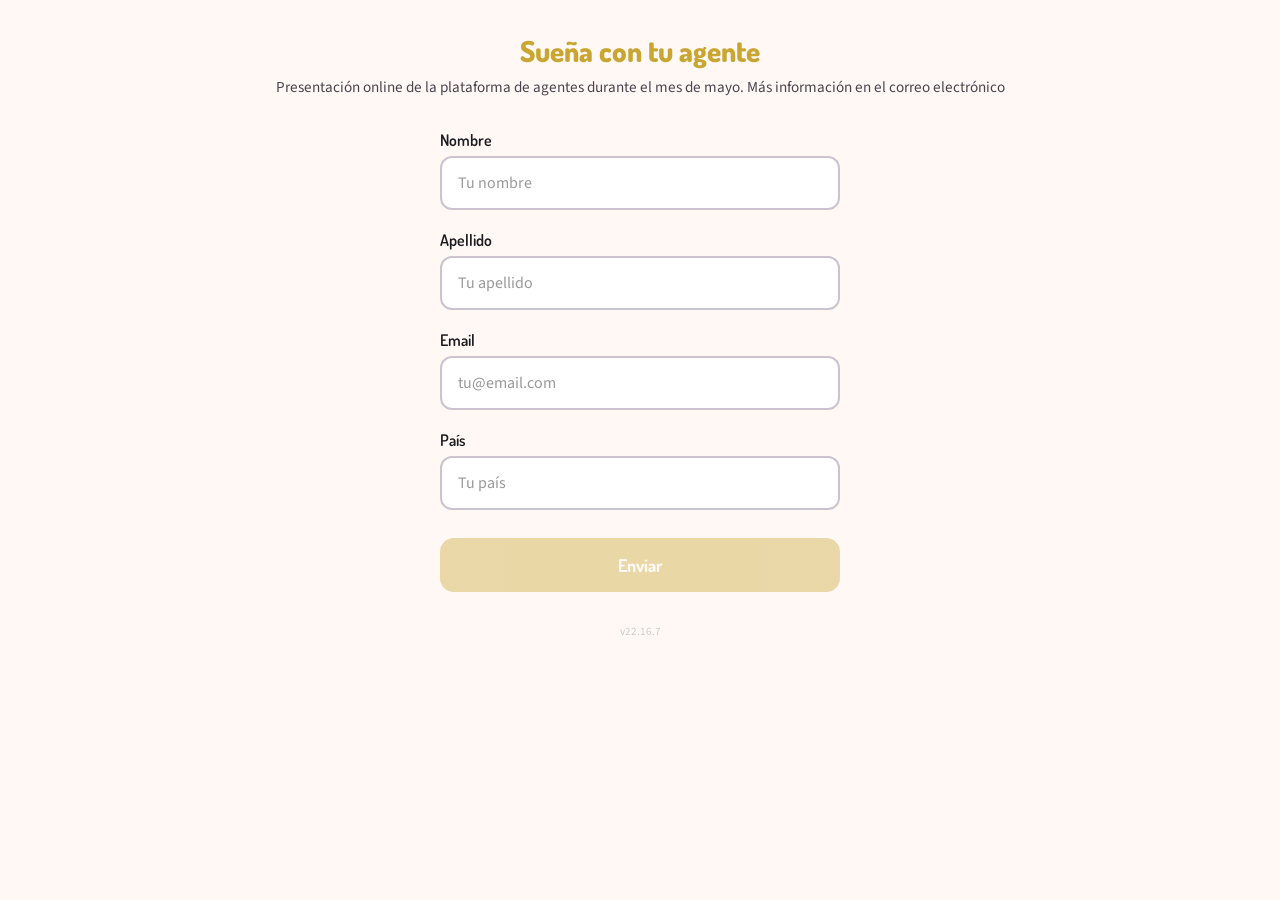
<file: static/suena.html>
<!DOCTYPE html>
<html lang="es">
<head>
    <meta charset="UTF-8">
    <meta name="viewport" content="width=device-width, initial-scale=1.0, user-scalable=no">
    <title>Sueña con tu agente</title>
    <link rel="preconnect" href="https://fonts.googleapis.com">
    <link href="https://fonts.googleapis.com/css2?family=Dosis:wght@400;600;700;800&family=Source+Sans+3:wght@400;600&display=swap" rel="stylesheet">
    <style>
        :root {
            --primary: #C9A632;
            --primary-light: #EDE0EC;
            --primary-container: #F5E6F4;
            --on-surface: #1C1B1F;
            --on-surface-variant: #49454F;
            --surface: #FFF8F5;
            --outline: #CAC4D0;
            --success: #4CAF50;
        }

        * { box-sizing: border-box; margin: 0; padding: 0; }

        body {
            font-family: 'Source Sans 3', sans-serif;
            background: var(--surface);
            color: var(--on-surface);
            min-height: 100dvh;
            padding: 32px 16px;
            display: flex;
            flex-direction: column;
            align-items: center;
        }

        .header {
            text-align: center;
            margin-bottom: 32px;
        }

        h1 {
            font-family: 'Dosis', sans-serif;
            font-weight: 800;
            font-size: 1.8rem;
            background: linear-gradient(135deg, #C9A632, #C9A632);
            -webkit-background-clip: text;
            -webkit-text-fill-color: transparent;
            background-clip: text;
            margin-bottom: 8px;
        }

        .subtitle {
            font-size: 0.95rem;
            color: var(--on-surface-variant);
            line-height: 1.4;
        }

        .form {
            width: 100%;
            max-width: 400px;
            display: flex;
            flex-direction: column;
            gap: 20px;
        }

        .field {
            display: flex;
            flex-direction: column;
            gap: 6px;
        }

        .field label {
            font-family: 'Dosis', sans-serif;
            font-weight: 600;
            font-size: 1rem;
            color: var(--on-surface);
        }

        .field input {
            padding: 14px 16px;
            border: 2px solid var(--outline);
            border-radius: 12px;
            background: white;
            font-family: 'Source Sans 3', sans-serif;
            font-size: 1rem;
            color: var(--on-surface);
            outline: none;
            transition: border-color 0.2s;
        }

        .field input:focus {
            border-color: var(--primary);
        }

        .field input::placeholder {
            color: #999;
        }

        .send-btn {
            width: 100%;
            padding: 16px;
            border: none;
            border-radius: 14px;
            background: linear-gradient(135deg, #C9A632, #C9A632);
            color: white;
            font-family: 'Dosis', sans-serif;
            font-weight: 700;
            font-size: 1.1rem;
            cursor: pointer;
            margin-top: 8px;
            transition: opacity 0.2s;
        }

        .send-btn:disabled {
            opacity: 0.4;
            cursor: not-allowed;
        }

        .send-btn:not(:disabled):active {
            opacity: 0.8;
        }

        .thanks {
            display: none;
            width: 100%;
            max-width: 400px;
            text-align: center;
            padding: 48px 0;
        }

        .thanks.visible { display: block; }

        .thanks__icon {
            font-size: 3rem;
            margin-bottom: 16px;
        }

        .thanks__title {
            font-family: 'Dosis', sans-serif;
            font-weight: 700;
            font-size: 1.4rem;
            color: var(--primary);
            margin-bottom: 8px;
        }

        .thanks__text {
            font-size: 0.95rem;
            color: var(--on-surface-variant);
            line-height: 1.4;
        }
    </style>
</head>
<body>
    <div class="header">
        <h1>Sueña con tu agente</h1>
        <p class="subtitle">Presentación online de la plataforma de agentes durante el mes de mayo. Más información en el correo electrónico</p>
    </div>

    <div class="form" id="form">
        <div class="field">
            <label>Nombre</label>
            <input type="text" id="field-nombre" placeholder="Tu nombre" autocomplete="given-name">
        </div>
        <div class="field">
            <label>Apellido</label>
            <input type="text" id="field-apellido" placeholder="Tu apellido" autocomplete="family-name">
        </div>
        <div class="field">
            <label>Email</label>
            <input type="email" id="field-email" placeholder="tu@email.com" autocomplete="email">
        </div>
        <div class="field">
            <label>País</label>
            <input type="text" id="field-pais" placeholder="Tu país" autocomplete="country-name">
        </div>

        <button class="send-btn" id="send-btn" disabled>Enviar</button>
    </div>

    <div class="thanks" id="thanks">
        <div class="thanks__icon">&#10024;</div>
        <p class="thanks__title">Gracias por apuntarte</p>
        <p class="thanks__text">Te contactaremos en mayo con los detalles de la presentación de la plataforma.</p>
    </div>

    <script>
        const fields = ['nombre', 'apellido', 'email', 'pais'];
        const inputs = fields.map(f => document.getElementById('field-' + f));
        const sendBtn = document.getElementById('send-btn');

        inputs.forEach(input => {
            input.addEventListener('input', () => {
                const allFilled = inputs.every(i => i.value.trim().length > 0);
                sendBtn.disabled = !allFilled;
            });
        });

        sendBtn.addEventListener('click', async () => {
            sendBtn.disabled = true;
            sendBtn.textContent = 'Enviando...';

            const data = {};
            fields.forEach((f, i) => { data[f] = inputs[i].value.trim(); });

            try {
                const resp = await fetch('/api/suena', {
                    method: 'POST',
                    headers: { 'Content-Type': 'application/json' },
                    body: JSON.stringify(data)
                });

                if (resp.ok) {
                    document.getElementById('form').style.display = 'none';
                    document.getElementById('thanks').classList.add('visible');
                } else {
                    sendBtn.textContent = 'Error, inténtalo de nuevo';
                    sendBtn.disabled = false;
                }
            } catch (e) {
                sendBtn.textContent = 'Error, inténtalo de nuevo';
                sendBtn.disabled = false;
            }
        });
    </script>
    <p style="text-align:center;font-size:0.7rem;color:#ccc;margin-top:32px;">v22.16.7</p>
</body>
</html>
</file>
